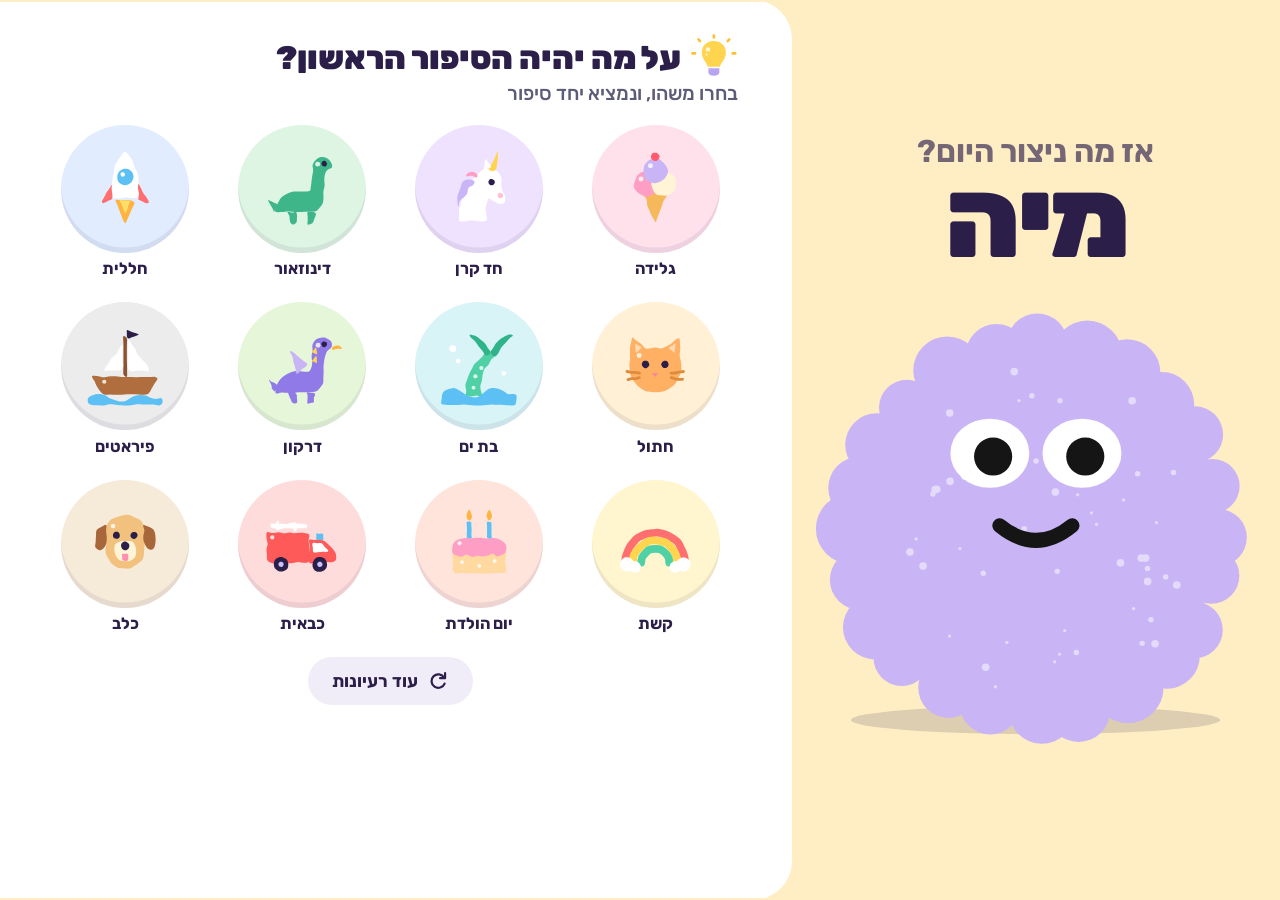
<file: index.html>
<!doctype html>
<html lang="he" dir="rtl">
<head>
  <meta charset="utf-8">
  <meta name="viewport" content="width=device-width, initial-scale=1, viewport-fit=cover">
  <title>Story Time</title>
  <meta id="theme-color" name="theme-color" content="#ffeec4">
  <meta name="apple-mobile-web-app-capable" content="yes">
  <meta name="mobile-web-app-capable" content="yes">
  <meta name="apple-mobile-web-app-title" content="Story Time">
  <meta name="apple-mobile-web-app-status-bar-style" content="black-translucent">
  <link rel="manifest" href="manifest.webmanifest">
  <link rel="icon" href="icons/icon.svg" type="image/svg+xml">
  <link rel="apple-touch-icon" href="icons/icon-180.png">
  <link rel="preconnect" href="https://fonts.googleapis.com">
  <link rel="preconnect" href="https://fonts.gstatic.com" crossorigin>
  <link rel="stylesheet" href="https://fonts.googleapis.com/css2?family=Rubik:wght@400;500;700;900&display=swap">
  <link rel="stylesheet" href="styles.css">
</head>
<body>
  <main id="home" class="home">
    <div id="home-scroll" class="home-scroll">
      <div class="home-col">
        <!-- הדמות היא הממשק: נוגעים בה כדי לספר, והיא מקשיבה, כותבת בפתק ומחכה לתשובה בבועות -->
        <form id="topic-form" class="topic-form home-stage">
          <h1 class="logo" dir="ltr">Story Time</h1>
          <div class="hello">
            <span id="mic-label" class="mic-label">אז מה ניצור היום?</span>
            <span id="child-name" class="child-name">מיה</span>
          </div>

          <div id="koala-stage" class="buddy" data-state="idle"></div>
          <button id="koala-btn" class="buddy-btn" type="button" aria-label="ספרי לי על מה הסיפור"></button>

          <button id="yes-btn" class="answer answer-yes" type="button" hidden aria-label="כן, זה הסיפור"><span aria-hidden="true">👍</span></button>
          <button id="no-btn" class="answer answer-no" type="button" hidden aria-label="לא, אגיד שוב"><span aria-hidden="true">👎</span></button>

          <p id="heard" class="heard" hidden></p>
          <p id="note" class="note" role="status"></p>
          <button id="cancel-btn" class="ghost cancel-btn" type="button" hidden>ביטול</button>

          <!-- הקלדה: רק במכשיר שאין בו מיקרופון -->
          <div id="type-ui" class="type-ui" hidden>
            <label for="topic">על מה הסיפור?</label>
            <textarea id="topic" rows="2" placeholder="חיידק שגדל בתוך הפה…" autocomplete="off"></textarea>
            <button id="create-btn" type="submit">צרו סיפור</button>
          </div>
        </form>

    <!-- הלוח הלבן: שורות של סיפורים, מועדפים ורעיונות. למשתמשת חדשה, רק רעיונות -->
    <section id="library" class="library" aria-label="המדף">
      <div id="shelves" class="shelves"></div>
    </section>
      </div>
    </div>

    <!-- מסך "עוד": הרשימה המלאה של שורה. בסיפורים יש גם סידור, תצוגה, בחירה ומחיקה -->
    <section id="more" class="more-screen" hidden aria-labelledby="more-title">
      <div class="more-head">
        <button id="more-back" class="more-back" type="button" aria-label="חזרה">
          <svg viewBox="0 0 24 24" aria-hidden="true"><path d="M9.5 6l6 6-6 6" fill="none" stroke="currentColor" stroke-width="2.4" stroke-linecap="round" stroke-linejoin="round"/></svg>
        </button>
        <span id="more-icon" class="row-icon" aria-hidden="true"></span>
        <h2 id="more-title"></h2>
      </div>
      <div id="more-tools" class="library-bar">
        <button id="select-btn" class="tool" type="button" aria-pressed="false">בחירה</button>
        <div class="segmented sort-group" role="group" aria-label="סידור">
          <button type="button" data-sort="date" aria-pressed="true">חדשים</button>
          <button type="button" data-sort="name" aria-pressed="false">א–ת</button>
        </div>
        <div class="segmented view-group" role="group" aria-label="תצוגה">
          <button type="button" data-view="grid" aria-pressed="true" aria-label="ריבועים">
            <svg viewBox="0 0 24 24" aria-hidden="true"><path d="M4 4h7v7H4zM13 4h7v7h-7zM4 13h7v7H4zM13 13h7v7h-7z" fill="none" stroke="currentColor" stroke-width="2" stroke-linejoin="round"/></svg>
          </button>
          <button type="button" data-view="list" aria-pressed="false" aria-label="שורות">
            <svg viewBox="0 0 24 24" aria-hidden="true"><path d="M4 6h16M4 12h16M4 18h16" fill="none" stroke="currentColor" stroke-width="2" stroke-linecap="round"/></svg>
          </button>
        </div>
      </div>
      <ul id="story-list" class="story-list grid"></ul>
      <div id="idea-grid" class="ideas-grid"></div>
      <div id="link-row" class="link-row">
        <button id="link-btn" class="link-btn" type="button">חיבור מכשיר נוסף למדף</button>
        <p id="link-note" class="link-note" role="status"></p>
      </div>
    </section>

    <div id="select-bar" class="select-bar" hidden>
      <span id="select-count" class="select-count" role="status"></span>
      <button id="delete-btn" class="delete-btn" type="button" disabled>מחיקה</button>
    </div>
  </main>

  <section id="reader" class="reader" hidden aria-label="ספר">
    <div id="stage" class="stage"></div>
    <button id="home-btn" class="home-btn" type="button" aria-label="חזרה לדף הפתיחה">
      <svg viewBox="0 0 24 24" aria-hidden="true"><path d="M4 11.5 12 5l8 6.5M6.5 10v9h11v-9" fill="none" stroke="currentColor" stroke-width="1.8" stroke-linecap="round" stroke-linejoin="round"/></svg>
    </button>
    <button id="narrate-btn" class="narrate-btn" type="button" aria-pressed="false" aria-label="הקראה">
      <svg viewBox="0 0 24 24" aria-hidden="true">
        <path d="M4 9.5h3.5L12 5.5v13l-4.5-4H4z" fill="currentColor" stroke="currentColor" stroke-width="1.6" stroke-linejoin="round"/>
        <path class="waves" d="M15.5 9a4 4 0 0 1 0 6M18 6.5a7.5 7.5 0 0 1 0 11" fill="none" stroke="currentColor" stroke-width="1.8" stroke-linecap="round"/>
        <path class="mute" d="M16 9.5l5 5M21 9.5l-5 5" fill="none" stroke="currentColor" stroke-width="1.8" stroke-linecap="round"/>
      </svg>
    </button>
  </section>

  <script src="config.js"></script>
  <script src="story.js"></script>
  <script src="narration.js"></script>
  <script src="icons.js"></script>
  <script src="buddy.js"></script>
  <script src="app.js"></script>
</body>
</html>
</file>
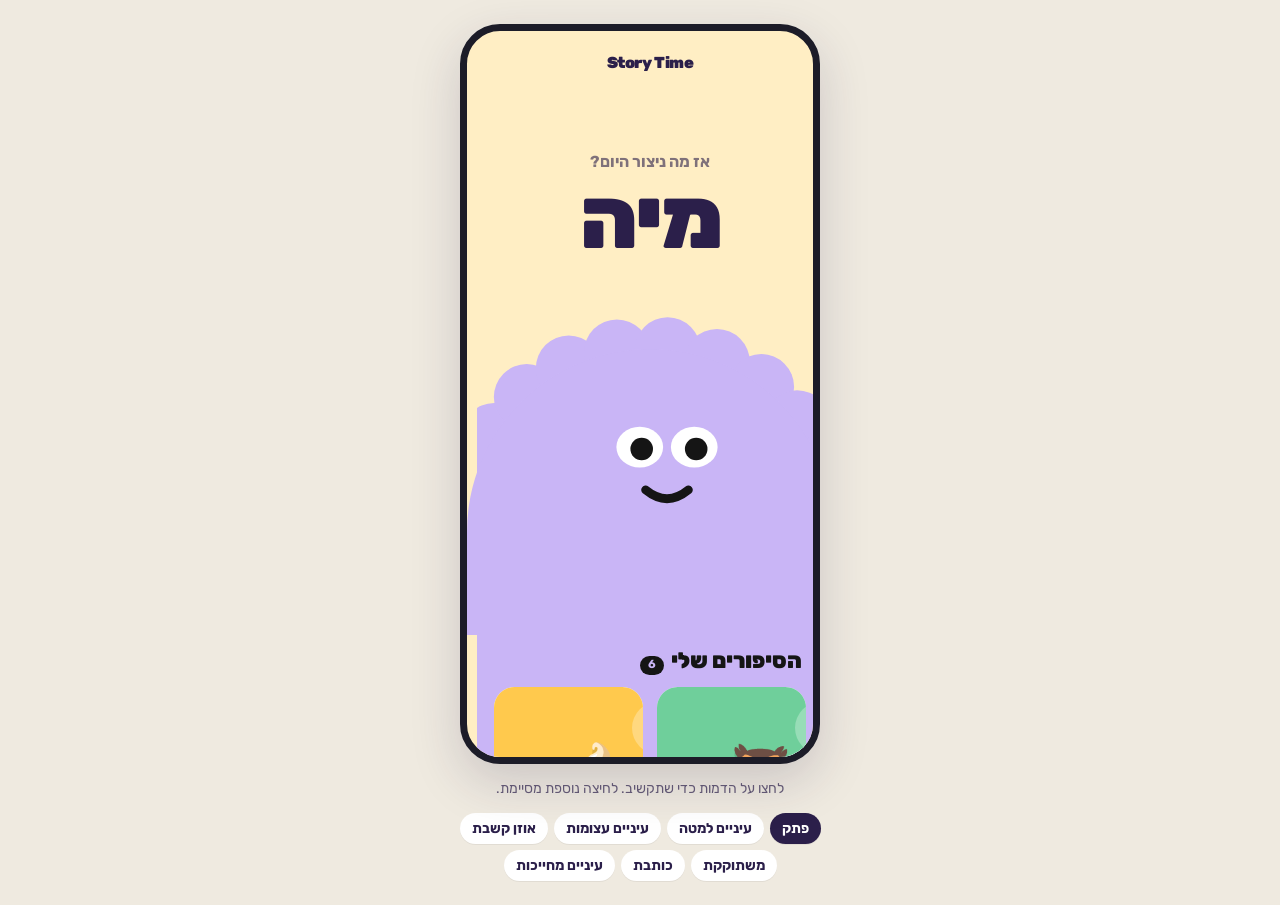
<file: home-lab.html>
<!doctype html>
<html lang="he" dir="rtl"><head><meta charset="utf-8"><meta name="viewport" content="width=device-width, initial-scale=1">
<title>Story Time: עמוד הבית</title>
<link rel="stylesheet" href="https://fonts.googleapis.com/css2?family=Rubik:wght@400;500;700;900&display=swap">
<style>
:root{--bg:#efeae0;--ink:#2b1f4a;color-scheme:light}
*{box-sizing:border-box}
html,body{margin:0;min-height:100%;background:var(--bg);font-family:Rubik,Arial,sans-serif;color:var(--ink)}
main{min-height:100dvh;display:flex;flex-direction:column;align-items:center;justify-content:center;gap:16px;padding:24px 16px}
.phone{position:relative;width:min(100%,360px,calc((100dvh - 140px) * 360 / 740));aspect-ratio:360/740;border-radius:40px;overflow:hidden;box-shadow:0 18px 50px rgba(43,31,74,.18);border:7px solid #1c1c28;container-type:inline-size}
.phone *{font-family:inherit}
.g{background:var(--top,#ffeec4);--yel:#c9b5f6;--ink:#2b1f4a}
.g .bumps circle{fill:var(--yel)}
.g .glogo{position:absolute;top:7cqw;left:0;right:0;text-align:center;font:900 4.6cqw/1 Rubik,sans-serif;color:var(--ink);direction:ltr;letter-spacing:-.03em}
.g .hello{position:absolute;top:35cqw;left:0;right:0;text-align:center;color:var(--ink)}
.g .line{display:block;height:6cqw;font:700 4.6cqw/6cqw Rubik,sans-serif;opacity:.6;transition:opacity .35s,transform .35s}
.g .line.out{opacity:0;transform:translateY(-2cqw)}
.g .name{display:block;margin-top:1cqw;font:900 25cqw/1 Rubik,sans-serif;letter-spacing:-.03em}
.g .dome{position:absolute;left:-3%;right:-3%;top:92cqw;bottom:-10cqw;border-radius:53cqw 53cqw 0 0;background:var(--yel)}
.g .gface{position:absolute;left:calc(50% + 5cqw);top:90cqw;width:81cqw;aspect-ratio:144/122;transform:translateX(-50%);cursor:pointer}
.g .gface svg{width:100%;height:100%;display:block}
.g .think{position:absolute;z-index:3;pointer-events:none}
.g .think,.g .think .emo{transform:scale(0)}
.g .mouth{opacity:0}
.g .rig,.g .tiltg{transform-box:fill-box;transform-origin:50% 100%}
.g .tiltg{transition:transform .5s ease-in-out}
.g .mouth.on{opacity:1}
.g .gface{cursor:pointer;-webkit-tap-highlight-color:transparent}
.g .dome{cursor:pointer}
.g .gscroll{position:absolute;inset:0;overflow-y:auto;overflow-x:hidden;scrollbar-width:none;overscroll-behavior:contain}
.g .gscroll::-webkit-scrollbar{display:none}
.g .gstage{position:relative;z-index:1;height:174cqw}
.g .glib{position:relative;background:var(--yel);padding:5cqw 5cqw 10cqw}
.g .glib h3{margin:0 1cqw 3.5cqw;display:flex;align-items:baseline;gap:2cqw;font:900 6.4cqw/1 Rubik,sans-serif;color:#151515}
.g .glib h3 span{font:700 3.4cqw/1 Rubik,sans-serif;padding:1cqw 2.4cqw;border-radius:99px;background:#151515;color:var(--yel)}
.g .ggrid{display:grid;grid-template-columns:1fr 1fr;gap:4cqw}
.g .gcard{border-radius:6cqw;overflow:hidden;background:#fff;box-shadow:0 1.4cqw 0 rgba(150,40,90,.14)}
.g .gcard .art{position:relative;aspect-ratio:4/5;display:grid;place-items:center;font-size:20cqw;overflow:hidden}
.g .gcard .art::before,.g .gcard .art::after{content:"";position:absolute;border-radius:50%;background:rgba(255,255,255,.28)}
.g .gcard .art::before{width:70%;aspect-ratio:1;left:-20%;bottom:-25%}
.g .gcard .art::after{width:35%;aspect-ratio:1;right:-8%;top:8%}
.g .gcard .art span{position:relative;z-index:1;filter:drop-shadow(0 1.5cqw 0 rgba(0,0,0,.12))}
.g .gcard b{display:block;padding:2.6cqw 3cqw 3.2cqw;font:700 3.8cqw/1.25 Rubik,sans-serif;color:#151515}
.g .think,.g .think .emo{transform:scale(0)}
/* עפעפיים ובליטות העין */
.g .lidfill{fill:var(--yel)}
.g .lid{transition:transform .3s ease}
.g .lid-top{transform:translateY(-15px)}
.g .lid-low{transform:translateY(15px)}
.g .happy{opacity:0;transition:opacity .12s}
.g .waves{opacity:0;transition:opacity .2s}
.g.st-closed .lids{opacity:0}.g.st-closed .happy{opacity:1}
.g.st-ear .waves{opacity:1}
.g.st-smiley .lid-low{transform:translateY(5px)}
@media (prefers-reduced-motion:no-preference){
  .g .gface svg{animation:breathe 3.2s ease-in-out infinite}
  .g .waves path{animation:wave-pulse 1.2s ease-out infinite}
  .g .waves path:nth-child(2){animation-delay:.2s}.g .waves path:nth-child(3){animation-delay:.4s}
  @keyframes breathe{50%{transform:translateY(-.8cqw)}}
  @keyframes wave-pulse{0%{opacity:0;transform:translateX(-2px)}30%{opacity:1}100%{opacity:0;transform:translateX(3px)}}
}
/* הפתק: נשלף מלמטה, ידיים מקו דק מחזיקות אותו, ועיפרון כותב עליו שורה אחרי שורה */
.g .notes{position:absolute;left:0;top:0;width:100cqw;height:174cqw;overflow:visible;pointer-events:none;z-index:2}
.g .note-g{opacity:0;transform-box:view-box;transform-origin:49px 141px}
/* זום אין בזמן יצירת סיפור: הדמות קרובה יותר והספרייה יוצאת מהפריים */
.g .gscroll{transform-origin:50% 112cqw;transition:transform .7s cubic-bezier(.3,.8,.25,1)}
.g .glib>*{transition:opacity .4s ease}
.g.focus .gscroll{transform:scale(1.32);overflow:hidden}
.g.focus .glib>*{opacity:0}
.picker{display:flex;flex-wrap:wrap;justify-content:center;gap:6px;max-width:420px}
.picker button{padding:7px 12px;border:0;border-radius:99px;background:#fff;color:var(--ink);font:700 14px Rubik,sans-serif;cursor:pointer;box-shadow:0 1px 0 rgba(0,0,0,.06)}
.picker button[aria-pressed="true"]{background:var(--ink);color:#fff}
.hint{margin:0;font-size:14px;opacity:.7;text-align:center}
</style></head><body><main>
<div class="phone g" id="g"></div>
<p class="hint">לחצו על הדמות כדי שתקשיב. לחיצה נוספת מסיימת.</p>
<div class="picker" id="listenPick" aria-label="פרצוף הקשבה"></div>
</main>
<script>
const stories=[["🦉","שוקו והחושך"],["🍦","גלידה שלא נמסה"],["👑","זהבה והכתר"],["👩‍🚀","האסטרונאוטית הקטנה"],["🐟","דגי המדגדגת"],["🦷","החיידק בפה"]];
const gart=["#6fcf9b","#ffc94d","#f5a623","#5cc0f5","#4fd1a5","#ff7b54"];
const eye=(cx,s)=>`<g class="eye"><ellipse cx="${cx}" cy="128" rx="12" ry="10.5" fill="#fff"/>
  <g clip-path="url(#eyeclip-${s})"><circle class="pupil" cx="${cx+1}" cy="129" r="5.8" fill="#151515"/><g class="lid lid-top"><rect class="lidfill" x="${cx-15}" y="104" width="30" height="24"/><path d="M${cx-15} 128h30" stroke="#151515" stroke-width="2.6"/></g>
  <g class="lid lid-low"><path class="lidfill" d="M${cx-15} 133q15-8 30 0V152H${cx-15}z"/></g></g></g>`;
document.getElementById("g").innerHTML=`<div class="gscroll"><div class="gstage"><div class="glogo">Story Time</div>
<div class="hello"><span class="line" id="g-line">אז מה ניצור היום?</span><span class="name">מיה</span></div>
<div class="dome" style="bottom:-2px"></div><svg class="bumps" viewBox="0 0 100 174" aria-hidden="true"></svg><svg class="tex" viewBox="0 0 100 174" aria-hidden="true"></svg>
<div class="gface"><svg viewBox="78 74 144 122" aria-hidden="true">
  <defs><clipPath id="eyeclip-l"><ellipse cx="136" cy="128" rx="12" ry="10.5"/></clipPath><clipPath id="eyeclip-r"><ellipse cx="164" cy="128" rx="12" ry="10.5"/></clipPath></defs>
  <g class="tiltg"><g class="rig">
  <g class="lids">${eye(136,"l")}${eye(164,"r")}</g>
  <path class="happy" d="M126 131q10-10 20 0M154 131q10-10 20 0" fill="none" stroke="#151515" stroke-width="4.5" stroke-linecap="round"/>
  <g class="waves" fill="none" stroke="#151515" stroke-width="2.6" stroke-linecap="round"><path d="M190 120q4 6 0 12"/><path d="M196 116q6 10 0 20"/><path d="M202 112q8 14 0 28"/></g>
  <path class="mouth m-smile on" d="M139 150q11 9 22 0" fill="none" stroke="#151515" stroke-width="4.5" stroke-linecap="round"/>
  <path class="mouth m-smirk" d="M141 151q10 6 19-3" fill="none" stroke="#151515" stroke-width="4.5" stroke-linecap="round"/>
  <path class="mouth m-soft" d="M143 151q7 5 14 0" fill="none" stroke="#151515" stroke-width="4.5" stroke-linecap="round"/>
  <path class="mouth m-aha" d="M140 147q10 15 20 0z" fill="#151515" stroke="#151515" stroke-width="3" stroke-linejoin="round"/>
  <path class="mouth m-ooh" d="M143 148q7 12 14 0z" fill="#151515" stroke="#151515" stroke-width="3" stroke-linejoin="round"/>
  <ellipse class="mouth m-o" cx="150" cy="151" rx="4.2" ry="5" fill="#151515"/>
  <path class="mouth m-grin" d="M135 147q15 15 30 0" fill="none" stroke="#151515" stroke-width="4.5" stroke-linecap="round"/>
  <g class="mouth m-focus"><path d="M150.6 152.6q-.2 6.6 4.6 6.8q4.6.2 4.2-6.6z" fill="#ff8fa6" stroke="#151515" stroke-width="2.2" stroke-linejoin="round"/><path d="M155.2 154.2v2.8" stroke="#e46f8c" stroke-width="1.2" stroke-linecap="round"/><path d="M141 150q9 6 18.6-.6" fill="none" stroke="#151515" stroke-width="4.5" stroke-linecap="round"/></g>
</g></g></svg></div><svg class="notes" viewBox="0 0 100 174" aria-hidden="true">
  <defs><clipPath id="paper-clip"><rect class="paper-clip" x="38" y="141" width="22" height="16"/></clipPath>
    <linearGradient id="roll2" x1="0" y1="0" x2="0" y2="1"><stop offset="0" stop-color="#ffffff"/><stop offset=".35" stop-color="#f3f0fa"/><stop offset=".8" stop-color="#c9bee6"/><stop offset="1" stop-color="#a698d0"/></linearGradient>
    <linearGradient id="roll" x1="0" y1="0" x2="0" y2="1"><stop offset="0" stop-color="#f4f1fb"/><stop offset=".55" stop-color="#d9d2ec"/><stop offset="1" stop-color="#bfb4dd"/></linearGradient></defs>
  <!-- היד הכותבת עוברת מאחורי הדף אל העיפרון, ורק הקצה של העיפרון מציץ מעליו -->
  <path class="arm-write" d="M76 160Q66 158 56 147" fill="none" stroke="#151515" stroke-width=".8" stroke-linecap="round" opacity="0"/>
  <g class="pencil" opacity="0"><g class="pencil-r"><rect x="-1" y="-11" width="2" height="10.5" rx=".4" fill="#ffc94d"/><rect x="-1" y="-12.4" width="2" height="1.8" rx=".5" fill="#f6a9c8"/><rect x="-1" y="-10.8" width="2" height=".6" fill="#e0a92e"/>
    <ellipse cx="0" cy="-1" rx="1.9" ry="1.2" fill="#151515"/></g></g>
  <g class="note-g">
    <g clip-path="url(#paper-clip)"><rect x="38.5" y="141" width="21" height="34" fill="#fff"/>
      <g stroke="#e4dff0" stroke-width=".45">${[0,1,2,3,4,5].map(i=>`<path d="M41 ${147+i*4}h16"/>`).join("")}</g></g>
    <path d="M54.4 141h5.1v5.6q-1.2-3.2-5.1-5.6z" fill="#ebe7f5"/><path d="M54.4 141q3.9 2.4 5.1 5.6l-3.6-1.2q-.4-2.6-1.5-4.4z" fill="url(#roll)"/>
    <g class="paper-roll"><rect class="roll-shadow" x="38.5" y="0" width="21" height="1.6" fill="#2b1f4a" opacity=".07"/><ellipse class="roll-drop" cx="49" cy="0" rx="11" ry="1.1" fill="#2b1f4a" opacity=".12"/><rect class="roll-body" x="37.8" y="0" width="22.4" height="3.8" rx="1.9" fill="url(#roll2)"/></g>
  </g>
  <!-- היד המחזיקה: קו דק ואצבע אליפסה אחת על קצה הדף -->
  <g class="arm-hold" opacity="0"><path d="M24 158q8 4 14.6-2.4" fill="none" stroke="#151515" stroke-width=".8" stroke-linecap="round"/>
    <ellipse cx="39.6" cy="154.4" rx="1.9" ry="1.2" fill="#151515" transform="rotate(-15 39.6 154.4)"/></g>
  <g class="arm-chin" opacity="0"><path d="M76 160C71 151 66 141 60.4 136.6" fill="none" stroke="#151515" stroke-width=".8" stroke-linecap="round"/>
    <ellipse cx="59.2" cy="136.4" rx="1.9" ry="1.2" fill="#151515" transform="rotate(20 59.2 136.4)"/></g>
</svg></div>
<section class="glib"><h3>הסיפורים שלי <span>6</span></h3><div class="ggrid">${stories.map(([e,t],i)=>`<div class="gcard"><div class="art" style="background:${gart[i]}"><span>${e}</span></div><b>${t}</b></div>`).join("")}</div></section></div>`;

const G=document.getElementById("g"), $=(q)=>G.querySelector(q);
const sleep=(ms)=>new Promise(r=>setTimeout(r,ms));
const still=matchMedia("(prefers-reduced-motion: reduce)").matches;
const rnd=(a,b)=>a+Math.random()*(b-a);

/* ראש מתולתל ונקודות אור */
const bumps=(()=>{const r=9.5,R=53,out=[];const step=(r*1.55)/R;for(let a=Math.PI;a<=Math.PI*2+1e-6;a+=step){out.push(`<circle cx="${(50+Math.cos(a)*R).toFixed(2)}" cy="${(145+Math.sin(a)*R).toFixed(2)}" r="${r}"/>`);}return out.join("");})();
$(".bumps").innerHTML=bumps;
$(".tex").innerHTML=`<defs><filter id="tx-f" x="0" y="0" width="100%" height="100%" color-interpolation-filters="sRGB"><feTurbulence type="fractalNoise" baseFrequency=".75" numOctaves="1" seed="8" stitchTiles="stitch"/><feColorMatrix values="0 0 0 0 1  0 0 0 0 1  0 0 0 0 1  3.4 0 0 0 -2.2"/></filter>
  <clipPath id="tx-clip"><circle cx="50" cy="145" r="53"/>${bumps}</clipPath>
  <linearGradient id="tx-fg" x1="0" y1="80" x2="0" y2="165" gradientUnits="userSpaceOnUse"><stop offset="0" stop-color="#fff"/><stop offset="1" stop-color="#000"/></linearGradient>
  <mask id="tx-m" maskUnits="userSpaceOnUse" x="0" y="70" width="100" height="104"><rect x="0" y="70" width="100" height="104" fill="url(#tx-fg)"/></mask></defs>
  <g clip-path="url(#tx-clip)"><g mask="url(#tx-m)"><rect x="0" y="70" width="100" height="104" filter="url(#tx-f)" opacity=".8"/></g></g>`;

/* שורה מתחלפת מעל השם */
const lines=["אז מה ניצור היום?","על מה נחלום הלילה?","יש לך רעיון לסיפור?","ספרי לי על מה הסיפור"];
const ideas=["🐉","🚀","🦄","🧁","🐢","🏰","🌈","🦖"];
let li=0, ii=-1, mode="idle", epoch=0;
function setLine(t){const el=document.getElementById("g-line"); el.classList.add("out"); setTimeout(()=>{el.textContent=t; el.classList.remove("out");},300);}
setInterval(()=>{ if(mode==="idle"){ li=(li+1)%lines.length; setLine(lines[li]); } },3500);

function pose({look=[0,0],mouth="smile",wide=1}={}){
  const [x,y]=[Math.max(-5,Math.min(5,look[0])),Math.max(-3.5,Math.min(4,look[1]))];
  G.querySelectorAll(".pupil").forEach(p=>p.style.transform=`translate(${x}px,${y}px)`);
  $(".lids").style.transform=`scale(${wide})`;
  G.querySelectorAll(".mouth").forEach(m=>m.classList.toggle("on",m.classList.contains("m-"+mouth)));
}
function blink(){ const l=$(".lids"); const t=l.style.transform||""; l.animate([{transform:t},{transform:t+" scaleY(.1)"},{transform:t}],{duration:160}); }
const pop=(el,delay,frames,dur)=>el.animate(frames,{duration:dur,delay,easing:"cubic-bezier(.2,.9,.3,1.4)",fill:"forwards"});

/* בועות דיבור לבנות עם אימוג'י, בצד ובצורה אחרת בכל פעם */
const circ=(pts)=>pts.map(([x,y,r])=>`<circle cx="${x}" cy="${y}" r="${r}"/>`).join("");
const flower=()=>{const n=10,out=[];for(let i=0;i<n;i++){const a=i/n*Math.PI*2;out.push([50+Math.cos(a)*30,42+Math.sin(a)*26,13]);}return circ(out)+'<ellipse cx="50" cy="42" rx="32" ry="28"/>';};
const shapes=[flower,()=>circ([[30,46,20],[48,30,22],[70,36,20],[76,54,15],[56,60,18],[36,60,14]])+'<ellipse cx="52" cy="46" rx="30" ry="20"/>',()=>'<path d="M50 10C74 9 90 24 89 44S72 76 49 75 10 63 11 42 27 11 50 10z"/>',()=>'<rect x="8" y="14" width="86" height="56" rx="28"/>'];
const tail='<path d="M30 64L16 88L48 70Z" stroke="#fff" stroke-width="6" stroke-linejoin="round"/>';
let side=Math.random()<.5?1:-1, bubble=null, lastShape=-1;
function openBubble(){
  side=-side; if(Math.random()<.25) side=-side;
  let k; do{k=Math.floor(Math.random()*shapes.length);}while(k===lastShape); lastShape=k;
  const u=rnd(.85,1.3), w=26*u, top=rnd(80,88)-(u-1)*6, edge=rnd(2,7);
  const b=document.createElement("div"); b.className="think";
  b.style.cssText=`top:${top}cqw;${side>0?"right":"left"}:${edge}cqw;width:${w}cqw;aspect-ratio:100/90;transform-origin:${side>0?"16%":"84%"} 98%`;
  b.innerHTML=`<svg viewBox="0 0 100 90" style="position:absolute;inset:0;width:100%;height:100%;overflow:visible;filter:drop-shadow(0 1cqw 1.4cqw rgba(43,31,74,.12));${side>0?"":"transform:scaleX(-1)"}"><g fill="#fff">${shapes[k]()}${tail}</g></svg><span class="emo" style="position:absolute;left:0;right:0;top:${k===3?"14%":"20%"};text-align:center;font-size:${11*u}cqw;line-height:1;display:block">${ideas[ii]}</span>`;
  $(".gstage").appendChild(b); bubble=b;
  const e=b.querySelector(".emo"), tilt=rnd(-6,6);
  pop(b,0,[{transform:`scale(0) rotate(${-14*side}deg)`},{transform:`scale(1.12) rotate(${tilt+4*side}deg)`,offset:.6},{transform:`scale(.95) rotate(${tilt-side}deg)`,offset:.82},{transform:`scale(1) rotate(${tilt}deg)`}],520);
  pop(e,280,[{transform:"scale(0) rotate(-30deg)"},{transform:"scale(1.25) rotate(10deg)",offset:.6},{transform:`scale(1) rotate(${-tilt}deg)`}],420);
}
function closeBubble(){
  const b=bubble; bubble=null; if(!b) return;
  const out=(el,delay)=>el.animate([{transform:getComputedStyle(el).transform},{transform:"scale(1.1)",offset:.3},{transform:"scale(0)"}],{duration:260,delay,easing:"ease-in",fill:"forwards"});
  out(b.querySelector(".emo"),0); out(b,90).finished.then(()=>b.remove());
}

/* לולאת הרעיונות: מחפשת בעיניים, "אהה!", ובועה קופצת. נגיעה עוצרת אותה */
const nap=async(ms)=>{const e=epoch; if(mode!=="idle") throw "busy"; await sleep(ms); if(e!==epoch||mode!=="idle") throw "interrupted";};
async function thinkLoop(){
  if(still) return;
  await sleep(900);
  for(;;){
    try{
      if(mode!=="idle") throw "busy";
      /* ניקוי בתחילת כל סבב: בלי בועות או פתק שנשארו מהקשבה קודמת */
      G.querySelectorAll(".think").forEach(t=>{ if(t!==bubble) t.remove(); });
      if(+getComputedStyle(N(".note-g")).opacity>0) hideNote();
      const ns=-side;
      pose(); await nap(900); blink();
      pose({look:[3*ns,-5],mouth:"smirk"}); await nap(800);
      pose({look:[-3*ns,-4],mouth:"smirk"}); await nap(650);
      pose({look:[4*ns,-6],mouth:"smile"}); await nap(550);
      ii=(ii+1)%ideas.length;
      pose({look:[0,-2],mouth:"aha",wide:1.18}); openBubble(); await nap(450);
      pose({look:[5*side,-4],mouth:"grin"}); await nap(2300);
      closeBubble(); pose({look:[0,1]}); await nap(400); blink(); await nap(1300);
    }catch(x){
      closeBubble();
      while(mode!=="idle") await sleep(150);
      await sleep(1600);
    }
  }
}

/* פרצופי הקשבה. כל אחד הוא תנוחה ולולאה קטנה שרצה כל עוד היא מקשיבה */
const faceSvg=$(".gface svg"), rig=$(".gface .rig"), tiltG=$(".gface .tiltg");
const squish=()=>rig.animate([{transform:"scale(1,1)"},{transform:"scale(1.06,.9)",offset:.35},{transform:"scale(.97,1.05)",offset:.7},{transform:"scale(1,1)"}],{duration:380,easing:"ease-out"});
const nod=(d=1.4,ms=340)=>rig.animate([{transform:"translateY(0)"},{transform:`translateY(${d*2.2}px)`,offset:.45},{transform:"translateY(0)"}],{duration:ms,easing:"ease-in-out"});
const tilt=(deg,ms=500)=>{ tiltG.style.transitionDuration=ms+"ms"; tiltG.style.transform=`rotate(${deg}deg)`; };
const pupils=()=>G.querySelectorAll(".pupil");
/* פתק: מחזיקה אותו מול עצמה וכותבת על הצד הפנימי. רואים את גב הדף ואת קצה העיפרון שזז מעליו.
   כשהיא חושבת, היד עם העיפרון עולה לסנטר. העיניים זזות כל הזמן במעבר רך, בלי קפיצות */
const N=(q)=>G.querySelector(".notes "+q);
const fade=(el,to,ms=200,delay=0)=>el.animate([{opacity:getComputedStyle(el).opacity},{opacity:to}],{duration:ms,delay,fill:"forwards"});
function look(x,y,ms=180){ pupils().forEach(p=>{p.style.transition=`transform ${ms}ms ease-out`; p.style.transform=`translate(${x}px,${y}px)`;}); }
function placePencil(x,y,r){ N(".pencil").setAttribute("transform",`translate(${x} ${y})`); N(".pencil-r").setAttribute("transform",`rotate(${r})`);
  N(".arm-write").setAttribute("d",`M76 160Q${(x+76)/2+4} ${y+14} ${x} ${y-1}`); }
/* הדף נפרש כלפי מטה בזמן הכתיבה, כמו גליל, ונוסע קצת למטה עם כל משיכת עיפרון */
let paperH=12;
function setPaper(h){ paperH=h; N(".paper-clip").setAttribute("height",h); const b=141+h; N(".roll-body").setAttribute("y",b-1.9); N(".roll-shadow").setAttribute("y",b-3.4); N(".roll-drop").setAttribute("cy",b+2.4); }
function rollUp(){ return new Promise(res=>{const h0=paperH,t0=performance.now(); const step=(t)=>{const k=Math.min(1,(t-t0)/420); setPaper(h0-(h0-12)*(1-Math.pow(1-k,3))); k<1?requestAnimationFrame(step):res();}; requestAnimationFrame(step);}); }
function nudgeNote(){ N(".note-g").animate([{transform:"translateY(0) rotate(-2deg)"},{transform:"translateY(.7px) rotate(-2.4deg)"},{transform:"translateY(0) rotate(-2deg)"}],{duration:240,easing:"ease-out",composite:"replace"}); }
function showNote(){
  N(".note-g").animate([{opacity:0,transform:"translateY(26px) rotate(8deg)"},{opacity:1,transform:"translateY(-2px) rotate(-3deg)",offset:.7},{opacity:1,transform:"translateY(0) rotate(-2deg)"}],{duration:520,easing:"cubic-bezier(.2,.9,.3,1.2)",fill:"forwards"});
  fade(N(".arm-hold"),1,200,250);
}
function hideNote(){
  N(".note-g").animate([{opacity:1,transform:"translateY(0) rotate(-2deg)"},{opacity:0,transform:"translateY(26px) rotate(6deg)"}],{duration:380,easing:"ease-in",fill:"forwards"});
  [".arm-hold",".arm-write",".arm-chin",".pencil"].forEach(q=>fade(N(q),0,180));
}
function writing(on){ fade(N(".arm-write"),on?1:0,160); fade(N(".pencil"),on?1:0,160); fade(N(".arm-chin"),on?0:1,160); }
/* שורה אחת: העיפרון זז מצד לצד מעל הדף, עם רעד קטן של כתיבה, והעיניים עוקבות אחריו */
function writeLine(ms,e){
  return new Promise(res=>{const t0=performance.now(), startH=paperH; let lastNudge=-1;
    const step=(t)=>{ if(e!==epoch) return res(); const k=Math.min(1,(t-t0)/ms);
      const x=56-15*k;                         // בעברית כותבים מימין לשמאל
      placePencil(x, 141.4+Math.abs(Math.sin(k*30))*.9, -12+Math.sin(k*30)*6);
      look((x-49)/3.2, 3.6, 160);
      setPaper(Math.min(32, startH+4*k));
      if(Math.floor(k*4)!==lastNudge){ lastNudge=Math.floor(k*4); nudgeNote(); }
      k<1 ? requestAnimationFrame(step) : res(); };
    requestAnimationFrame(step);});
}
async function think(e){                       // יד לסנטר, מבט למעלה
  writing(false); look(3,-4,320); pose({look:[3,-4],mouth:"smirk"}); await sleep(950); if(e!==epoch) return;
  writing(true); pose({look:[0,3.6],mouth:"focus"}); look(2,3.6,280); await sleep(250);
}
async function noteLoop(e){
  fade(N(".arm-chin"),1,160); pose({look:[3,-4],mouth:"smirk"}); look(3,-4,320); await sleep(800); if(e!==epoch) return;
  setPaper(12); placePencil(56,141.4,-12); showNote(); await sleep(380); if(e!==epoch) return;
  writing(true); pose({look:[2,3.6],mouth:"focus"}); look(2,3.6,280); await sleep(280);
  let n=0;
  while(e===epoch){
    await writeLine(1100,e); if(e!==epoch) break;
    n++;
    if(paperH>=31){ await sleep(200); await rollUp(); }  // הדף מתגלגל חזרה, ומתחילים מחדש
    if(n%2===0){ await think(e); }
    else { look(2,3.8,260); nod(.8,260); await sleep(260); }  // חוזרת לתחילת השורה, בעדינות
  }
}
const listenStyles=[
  ["פתק","note",noteLoop],
  ["עיניים למטה","down",async(e)=>{ pose({look:[0,4],mouth:"soft"}); let d=3; while(e===epoch){ tilt(d,900); await sleep(1400); if(e!==epoch)break; blink(); d=-d; } }],
  ["עיניים עצומות","closed",async(e)=>{ pose({mouth:"smile"}); let d=4; while(e===epoch){ tilt(d,1100); await sleep(1100); if(e!==epoch)break; nod(1,300); d=-d; } }],
  ["אוזן קשבת","ear",async(e)=>{ pose({look:[5,-2],mouth:"o"}); tilt(5,500); while(e===epoch){ await sleep(2200); if(e!==epoch)break; blink(); } }],
  ["משתוקקת","eager",async(e)=>{ pose({mouth:"ooh",wide:1.15}); while(e===epoch){ nod(-1.2,260); await sleep(700); if(e!==epoch)break; if(Math.random()<.35) blink(); } }],
  ["כותבת","write",async(e)=>{ pose({look:[-4,3],mouth:"focus"}); await sleep(300); while(e===epoch){ pupils().forEach(p=>p.style.transition="transform 1.6s linear"); pose({look:[4,3],mouth:"focus"}); await sleep(1600); if(e!==epoch)break; pupils().forEach(p=>p.style.transition="transform .14s ease-out"); pose({look:[-4,4],mouth:"focus"}); nod(); await sleep(380);} pupils().forEach(p=>p.style.transition=""); }],
  ["עיניים מחייכות","smiley",async(e)=>{ pose({look:[0,-1],mouth:"grin"}); while(e===epoch){ nod(1.2,320); await sleep(520); if(e!==epoch)break; nod(1.2,320); await sleep(1300); } }]];
let styleI=0;
function startListen(){
  mode="listening"; epoch++;
  closeBubble(); setTimeout(()=>G.querySelectorAll(".think").forEach(t=>t.remove()),420);
  const [,cls,run]=listenStyles[styleI];
  const sc=$(".gscroll"); sc.scrollTo({top:0,behavior:"smooth"});
  G.classList.add("listening","focus","st-"+cls); squish(); setLine("אני מקשיבה…");
  run(epoch);
}
async function stopListen(){
  const wasNote=G.classList.contains("st-note");
  epoch++; mode="ending"; if(wasNote) hideNote();
  G.className="phone g"; pupils().forEach(p=>p.style.transition="");
  G.classList.add("focus"); tilt(0,250); squish(); pose({mouth:"grin",wide:1.1}); setLine("איזה רעיון!");
  setTimeout(()=>G.classList.remove("focus"),1100);
  await sleep(250); blink(); await sleep(900); pose(); mode="idle";
}
const toggle=()=> mode==="listening" ? stopListen() : mode==="idle" && startListen();
$(".gface").addEventListener("click",toggle); $(".dome").addEventListener("click",toggle);

const pick=document.getElementById("listenPick");
pick.innerHTML=listenStyles.map(([n],i)=>`<button type="button" data-i="${i}" aria-pressed="${i===0}">${n}</button>`).join("");
pick.addEventListener("click",async(ev)=>{const b=ev.target.closest("button"); if(!b) return;
  styleI=+b.dataset.i; pick.querySelectorAll("button").forEach(x=>x.setAttribute("aria-pressed",x===b));
  if(mode==="listening"){ if(G.classList.contains("st-note")) hideNote(); epoch++; G.className="phone g focus"; tilt(0,200); pupils().forEach(p=>p.style.transition=""); mode="idle"; startListen(); } else if(mode==="idle") startListen(); });
thinkLoop();
</script>
</body></html>
</file>
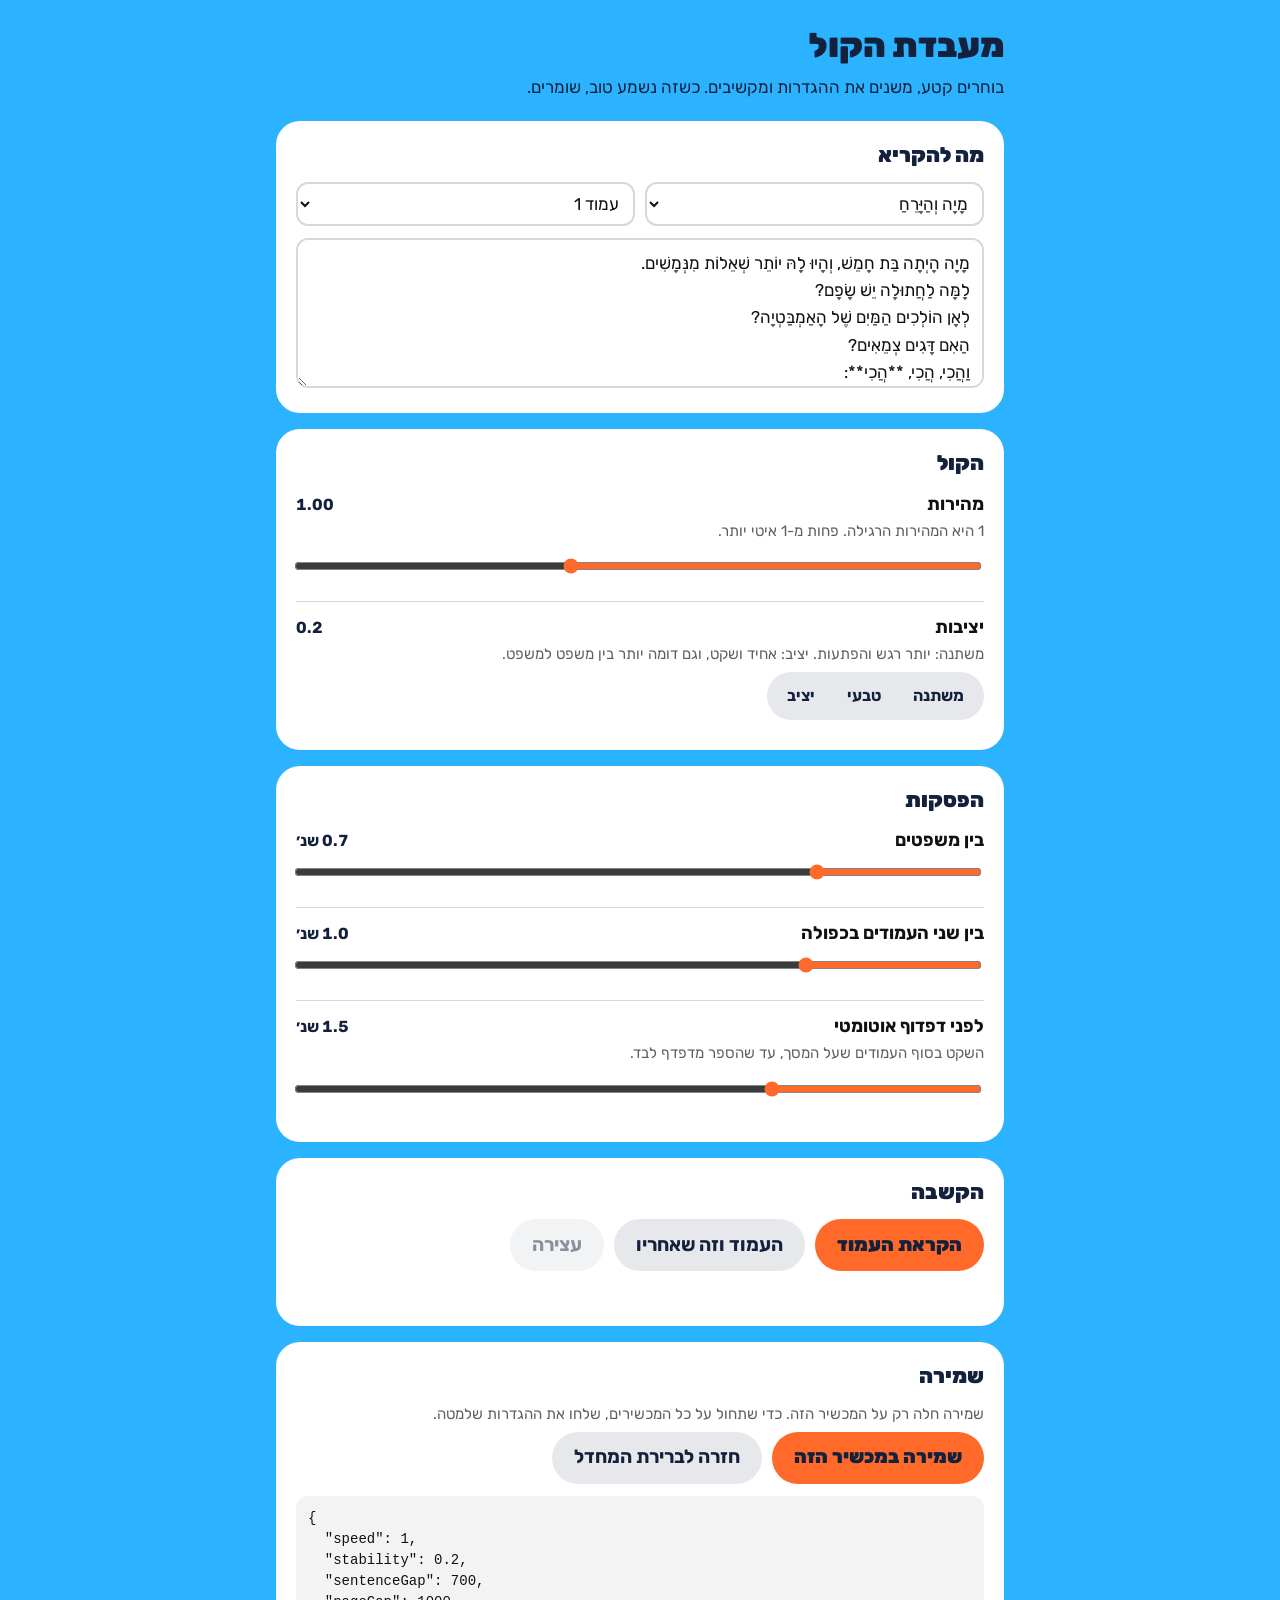
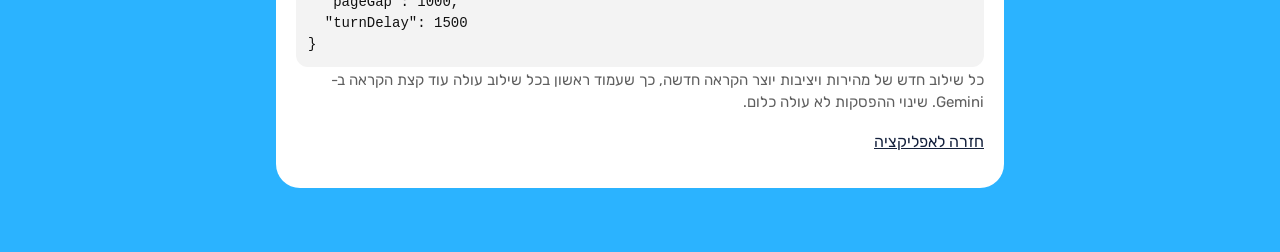
<file: voice-lab.html>
<!doctype html>
<html lang="he" dir="rtl">
<head>
  <meta charset="utf-8">
  <meta name="viewport" content="width=device-width, initial-scale=1, viewport-fit=cover">
  <title>מעבדת הקול</title>
  <link rel="icon" href="icons/icon.svg" type="image/svg+xml">
  <link rel="preconnect" href="https://fonts.googleapis.com">
  <link rel="preconnect" href="https://fonts.gstatic.com" crossorigin>
  <link rel="stylesheet" href="https://fonts.googleapis.com/css2?family=Rubik:wght@400;500;700;900&display=swap">
  <style>
    :root {
      --ink: #111111;
      --paper: #ffffff;
      --muted: #5f5f5f;
      --sky: #2bb3ff;
      --moon: #ffd21f;
      --action: #ff6a2b;
      --night: #14213d;
      --line: #d8d8d8;
      color-scheme: light;
    }

    * { box-sizing: border-box; }

    body {
      margin: 0;
      background: var(--sky);
      color: var(--night);
      font-family: "Rubik", "Arial Hebrew", Arial, sans-serif;
      line-height: 1.5;
    }

    main {
      width: min(100%, 760px);
      margin: 0 auto;
      padding: max(20px, env(safe-area-inset-top)) 16px 48px;
    }

    h1 { margin: 0 0 4px; font-size: 34px; font-weight: 900; }
    .lead { margin: 0 0 20px; font-size: 17px; }

    .card {
      margin-bottom: 16px;
      padding: 18px 20px;
      border-radius: 24px;
      background: var(--paper);
      color: var(--ink);
    }

    .card h2 { margin: 0 0 12px; font-size: 21px; font-weight: 900; color: var(--night); }

    .row { display: flex; flex-wrap: wrap; gap: 10px; align-items: center; }

    select, textarea {
      font: inherit;
      font-size: 17px;
      color: var(--ink);
      border: 2px solid var(--line);
      border-radius: 12px;
      background: var(--paper);
    }

    select { min-height: 44px; padding: 0 10px; flex: 1 1 200px; }

    textarea {
      width: 100%;
      min-height: 150px;
      margin-top: 12px;
      padding: 10px 12px;
      resize: vertical;
      line-height: 1.6;
    }

    select:focus-visible, textarea:focus-visible, button:focus-visible, input:focus-visible {
      outline: 3px solid var(--night);
      outline-offset: 2px;
    }

    .setting { padding: 12px 0; border-top: 1px solid var(--line); }
    .setting:first-of-type { border-top: 0; padding-top: 0; }

    .setting-head { display: flex; justify-content: space-between; align-items: baseline; gap: 12px; }
    .setting-head label, .setting-head span:first-child { font-weight: 700; font-size: 18px; }
    .value { font-variant-numeric: tabular-nums; font-weight: 700; color: var(--night); }
    .hint { margin: 2px 0 6px; color: var(--muted); font-size: 15px; }

    input[type="range"] { width: 100%; accent-color: var(--action); height: 32px; }

    .segmented {
      display: inline-flex;
      padding: 4px;
      border-radius: 999px;
      background: rgba(20, 33, 61, 0.1);
    }

    .segmented button {
      min-height: 40px;
      padding: 0 16px;
      border: 0;
      border-radius: 999px;
      background: transparent;
      color: var(--night);
      font: inherit;
      font-size: 16px;
      font-weight: 700;
      cursor: pointer;
    }

    .segmented button[aria-pressed="true"] { background: var(--night); color: var(--paper); }

    .actions { display: flex; flex-wrap: wrap; gap: 10px; }

    .btn {
      min-height: 52px;
      padding: 0 22px;
      border: 0;
      border-radius: 999px;
      background: var(--action);
      color: var(--night);
      font: inherit;
      font-size: 19px;
      font-weight: 900;
      cursor: pointer;
    }

    .btn.secondary { background: rgba(20, 33, 61, 0.1); font-weight: 700; }
    .btn:disabled { opacity: 0.5; cursor: default; }

    .sentences { margin: 14px 0 0; padding: 0; list-style: none; }

    .sentences li {
      margin-bottom: 6px;
      padding: 6px 10px;
      border-radius: 10px;
      background: #f3f3f3;
      font-size: 17px;
    }

    .sentences li.now { background: var(--moon); }
    .sentences li.gap { background: transparent; padding: 0 10px; color: var(--muted); font-size: 14px; }

    .status { min-height: 1.5em; margin: 10px 0 0; color: var(--muted); font-size: 15px; }

    pre {
      margin: 12px 0 0;
      padding: 12px;
      border-radius: 12px;
      background: #f3f3f3;
      font-size: 14px;
      direction: ltr;
      text-align: left;
      white-space: pre-wrap;
    }

    a { color: var(--night); }
  </style>
</head>
<body>
  <main>
    <h1>מעבדת הקול</h1>
    <p class="lead">בוחרים קטע, משנים את ההגדרות ומקשיבים. כשזה נשמע טוב, שומרים.</p>

    <section class="card" aria-labelledby="text-title">
      <h2 id="text-title">מה להקריא</h2>
      <div class="row">
        <select id="story-select" aria-label="סיפור"></select>
        <select id="page-select" aria-label="עמוד"></select>
      </div>
      <textarea id="text" aria-label="הטקסט להקראה" spellcheck="false"></textarea>
    </section>

    <section class="card" aria-labelledby="voice-title">
      <h2 id="voice-title">הקול</h2>

      <div class="setting">
        <div class="setting-head"><label for="speed">מהירות</label><span class="value" id="speed-value"></span></div>
        <p class="hint">1 היא המהירות הרגילה. פחות מ-1 איטי יותר.</p>
        <input id="speed" type="range" min="0.7" max="1.2" step="0.05">
      </div>

      <div class="setting">
        <div class="setting-head"><span>יציבות</span><span class="value" id="stability-value"></span></div>
        <p class="hint">משתנה: יותר רגש והפתעות. יציב: אחיד ושקט, וגם דומה יותר בין משפט למשפט.</p>
        <div class="segmented" role="group" aria-label="יציבות">
          <button type="button" data-stability="0">משתנה</button>
          <button type="button" data-stability="0.5">טבעי</button>
          <button type="button" data-stability="1">יציב</button>
        </div>
      </div>
    </section>

    <section class="card" aria-labelledby="pause-title">
      <h2 id="pause-title">הפסקות</h2>

      <div class="setting">
        <div class="setting-head"><label for="sentenceGap">בין משפטים</label><span class="value" id="sentenceGap-value"></span></div>
        <input id="sentenceGap" type="range" min="0" max="3000" step="100">
      </div>

      <div class="setting">
        <div class="setting-head"><label for="pageGap">בין שני העמודים בכפולה</label><span class="value" id="pageGap-value"></span></div>
        <input id="pageGap" type="range" min="0" max="4000" step="100">
      </div>

      <div class="setting">
        <div class="setting-head"><label for="turnDelay">לפני דפדוף אוטומטי</label><span class="value" id="turnDelay-value"></span></div>
        <p class="hint">השקט בסוף העמודים שעל המסך, עד שהספר מדפדף לבד.</p>
        <input id="turnDelay" type="range" min="0" max="5000" step="100">
      </div>
    </section>

    <section class="card" aria-labelledby="listen-title">
      <h2 id="listen-title">הקשבה</h2>
      <div class="actions">
        <button id="play-btn" class="btn" type="button">הקראת העמוד</button>
        <button id="play-two-btn" class="btn secondary" type="button">העמוד וזה שאחריו</button>
        <button id="stop-btn" class="btn secondary" type="button" disabled>עצירה</button>
      </div>
      <ol id="sentences" class="sentences" aria-label="המשפטים כפי שהם מוקראים"></ol>
      <p id="status" class="status" role="status"></p>
    </section>

    <section class="card" aria-labelledby="save-title">
      <h2 id="save-title">שמירה</h2>
      <p class="hint">שמירה חלה רק על המכשיר הזה. כדי שתחול על כל המכשירים, שלחו את ההגדרות שלמטה.</p>
      <div class="actions">
        <button id="save-btn" class="btn" type="button">שמירה במכשיר הזה</button>
        <button id="reset-btn" class="btn secondary" type="button">חזרה לברירת המחדל</button>
      </div>
      <pre id="summary"></pre>
      <p class="hint">כל שילוב חדש של מהירות ויציבות יוצר הקראה חדשה, כך שעמוד ראשון בכל שילוב עולה עוד קצת הקראה ב-Gemini. שינוי ההפסקות לא עולה כלום.</p>
      <p><a href="./">חזרה לאפליקציה</a></p>
    </section>
  </main>

  <script src="config.js"></script>
  <script src="story.js"></script>
  <script src="narration.js"></script>
  <script>
    "use strict";

    const $ = (id) => document.getElementById(id);
    const settings = window.narrationSettings();
    const audio = new Audio();
    const clips = new Map();
    let run = 0;

    /* סיפורים: סיפור הדוגמה, ומה שנשמר במדף של המכשיר הזה */
    function loadStories() {
      const sample = {
        title: window.SAMPLE_STORY.title,
        pages: window.SAMPLE_STORY.pages.filter((page) => page.folio).map((page) => page.lines),
      };
      let saved = [];
      try {
        saved = JSON.parse(localStorage.getItem("story-time-library") || "[]");
      } catch {}
      return [sample, ...saved.filter((story) => Array.isArray(story.pages))];
    }

    const stories = loadStories();
    stories.forEach((story, i) => $("story-select").add(new Option(story.title, i)));

    function fillPages() {
      const story = stories[$("story-select").value];
      $("page-select").replaceChildren(...story.pages.map((_, i) => new Option(`עמוד ${i + 1}`, i)));
      showPage();
    }

    function showPage() {
      const story = stories[$("story-select").value];
      $("text").value = story.pages[$("page-select").value].join("\n");
    }

    $("story-select").addEventListener("change", fillPages);
    $("page-select").addEventListener("change", showPage);
    fillPages();

    /* הגדרות */
    const seconds = (ms) => `${(ms / 1000).toFixed(1)} שנ׳`;
    const STABILITY_NAMES = { 0: "משתנה", 0.5: "טבעי", 1: "יציב" };

    function render() {
      $("speed").value = settings.speed;
      $("speed-value").textContent = settings.speed.toFixed(2);
      $("stability-value").textContent = STABILITY_NAMES[settings.stability] ?? settings.stability;
      document.querySelectorAll("[data-stability]").forEach((button) => {
        button.setAttribute("aria-pressed", String(Number(button.dataset.stability) === settings.stability));
      });
      for (const name of ["sentenceGap", "pageGap", "turnDelay"]) {
        $(name).value = settings[name];
        $(`${name}-value`).textContent = seconds(settings[name]);
      }
      $("summary").textContent = JSON.stringify(settings, null, 2);
    }

    $("speed").addEventListener("input", (event) => {
      settings.speed = Number(event.target.value);
      render();
    });

    document.querySelectorAll("[data-stability]").forEach((button) => {
      button.addEventListener("click", () => {
        settings.stability = Number(button.dataset.stability);
        render();
      });
    });

    for (const name of ["sentenceGap", "pageGap", "turnDelay"]) {
      $(name).addEventListener("input", (event) => {
        settings[name] = Number(event.target.value);
        render();
      });
    }

    $("save-btn").addEventListener("click", () => {
      try {
        localStorage.setItem(window.NARRATION_OVERRIDE_KEY, JSON.stringify(settings));
        $("status").textContent = "נשמר. מעכשיו הספר במכשיר הזה מוקרא כך.";
      } catch {
        $("status").textContent = "לא הצלחתי לשמור במכשיר הזה.";
      }
    });

    $("reset-btn").addEventListener("click", () => {
      try {
        localStorage.removeItem(window.NARRATION_OVERRIDE_KEY);
      } catch {}
      Object.assign(settings, window.NARRATION_DEFAULTS);
      render();
      $("status").textContent = "חזרנו לברירת המחדל.";
    });

    render();

    /* הקראה */
    function clip(text) {
      const key = `${settings.speed}|${settings.stability}|${text}`;
      if (!clips.has(key)) {
        const request = window.fetchSpeech(text, settings);
        request.catch(() => clips.delete(key));
        clips.set(key, request);
      }
      return clips.get(key);
    }

    const wait = (ms, mine) => new Promise((resolve) => setTimeout(() => resolve(mine === run), ms));

    function play(url, mine) {
      return new Promise((resolve) => {
        audio.onended = () => resolve(mine === run);
        audio.onerror = () => resolve(false);
        audio.src = url;
        audio.play().catch(() => resolve(false));
      });
    }

    function nextPageText() {
      const story = stories[$("story-select").value];
      const next = story.pages[Number($("page-select").value) + 1];
      return next ? next.join("\n") : null;
    }

    function showSentences(groups) {
      const items = [];
      groups.forEach((sentences, p) => {
        if (p > 0) items.push(Object.assign(document.createElement("li"), { className: "gap", textContent: `· הפסקה בין עמודים, ${seconds(settings.pageGap)} ·` }));
        sentences.forEach((text) => {
          const li = document.createElement("li");
          li.textContent = text;
          items.push(li);
        });
      });
      $("sentences").replaceChildren(...items);
      return [...$("sentences").querySelectorAll("li:not(.gap)")];
    }

    async function listen(texts) {
      const mine = ++run;
      audio.pause();
      const groups = texts.map((text) => window.splitSentences(text.split("\n"))).filter((g) => g.length);
      if (!groups.length) return;
      const items = showSentences(groups);
      groups.flat().forEach((text) => clip(text).catch(() => {}));
      $("stop-btn").disabled = false;
      $("status").textContent = "מכין את הקול…";
      let n = 0;
      try {
        for (const [p, sentences] of groups.entries()) {
          if (p > 0 && !(await wait(settings.pageGap, mine))) return;
          for (const [s, text] of sentences.entries()) {
            if (s > 0 && !(await wait(settings.sentenceGap, mine))) return;
            const url = await clip(text);
            if (mine !== run) return;
            items.forEach((li, i) => li.classList.toggle("now", i === n));
            $("status").textContent = "";
            if (!(await play(url, mine))) return;
            n++;
          }
        }
        $("status").textContent = "סוף הקטע.";
      } catch (error) {
        console.error(error);
        $("status").textContent = `ההקראה נכשלה (${error.message}).`;
      } finally {
        if (mine === run) {
          items.forEach((li) => li.classList.remove("now"));
          $("stop-btn").disabled = true;
        }
      }
    }

    $("play-btn").addEventListener("click", () => listen([$("text").value]));
    $("play-two-btn").addEventListener("click", () => {
      const next = nextPageText();
      listen(next ? [$("text").value, next] : [$("text").value]);
    });
    $("stop-btn").addEventListener("click", () => {
      run++;
      audio.pause();
      $("stop-btn").disabled = true;
      $("status").textContent = "נעצר.";
      document.querySelectorAll(".sentences li").forEach((li) => li.classList.remove("now"));
    });
  </script>
</body>
</html>
</file>
<file: styles.css>
:root {
  --ink: #111111;
  --paper: #ffffff;
  --muted: #6b6b6b;
  --sky: #2bb3ff;
  --moon: #ffd21f;
  --action: #ff6a2b;
  --night: #14213d;
  --line: #d8d8d8;
  --font: "Rubik", "Arial Hebrew", Arial, sans-serif;
  --cream: #ffeec4;
  --lilac: #c9b5f6;
  --plum: #2b1f4a;
  color-scheme: light;
}

* { box-sizing: border-box; }

html, body {
  margin: 0;
  height: 100%;
  background: transparent;
  color: var(--ink);
  font-family: var(--font);
  overscroll-behavior: none;
  -webkit-text-size-adjust: 100%;
}

/* רקע העמוד: צבע הבסיס קרם, כי לפיו iOS וספארי צובעים את האזור שמאחורי השעה.
   מעליו תמונת רקע בגובה שני מסכים: קרם עד 70% מהמסך ולבן משם, כמו הלוח של הספרייה. רקע העמוד מצויר על כל החלון,
   גם בפער ש-iOS משאיר למטה באפליקציה ממסך הבית ומאחורי סרגל הכתובת, ושם רואים את הלבן.
   בזמן כתיבה הלוח יורד והמסך כולו קרם */
html {
  background-color: var(--cream);
  background-image: linear-gradient(var(--cream) 0 35%, #fff 35%);
  background-size: 100% 200%;
  background-repeat: no-repeat;
}

html.focus { background-image: none; }
html.reading, html.reading body { background: var(--paper); }

/* דף הבית גבוה מהחלק הגלוי כשסרגלי ספארי פתוחים, אז העמוד עצמו לא נגלל. גוללים רק בתוך הדף */
html:not(.reading),
html:not(.reading) body { overflow: hidden; }

/* ספארי צובע את סרגל השעה ואת סרגל הכתובת לפי אלמנטים קבועים בקצוות המסך.
   פס דק בצבע הקרם למעלה ופס לבן למטה (קרם בזמן כתיבה), כדי שהסרגלים ימשיכו את הדף */
body::before,
body::after {
  content: "";
  position: fixed;
  z-index: 50;
  left: 0;
  right: 0;
  height: 2px;
  pointer-events: none;
}

body::before { top: 0; background: var(--cream); }
body::after { bottom: 0; background: #fff; }
html.focus body::after { background: var(--cream); }
html.reading body::before,
html.reading body::after { display: none; }

[hidden] { display: none !important; }

/* דף הפתיחה: למעלה קרם עם השם שלה והדמות, ולמטה לוח לבן עם הספרייה. הדמות יושבת על קצה הלוח.
   המידות נלקחו מהעיצוב ב-design/ball.html, מטלפון ברוחב 390 (מטאבלט לרוחב ברוחב 1180, למטה).
   הכול ביחידות cqw של העמודה, כך שהציור נראה אותו דבר בכל רוחב.
   דף הבית מוצמד לארבעת קצוות המסך, ולא מחושב לפי "גובה המסך": באפליקציה ממסך הבית iOS מחשב
   את הגובה בלי אזור השעה, ונשארת רצועה ריקה למטה */
.home {
  position: fixed;
  top: 0;
  left: 0;
  right: 0;
  bottom: 0;
  min-height: 100lvh;
  background: var(--cream);
  color: var(--plum);
}

.home-scroll {
  height: 100%;
  overflow-x: hidden;
  overflow-y: auto;
  overscroll-behavior: contain;
  scrollbar-width: none;
}

.home-scroll::-webkit-scrollbar { display: none; }

.home-col {
  position: relative;
  display: flex;
  flex-direction: column;
  width: min(100%, 620px, calc(100dvh * 0.5));
  min-height: 100%;
  margin: 0 auto;
  container-type: inline-size;
}

/* המיקומים של הטקסט, הכדור, הפנים והצל. buddy.js וה-CSS שלמטה קוראים אותם.
   tx מרכז הטקסט, ly ו-lf המשפט הקטן (ראש השורה וגודל), ny ו-nf השם,
   bx ו-by מרכז הכדור, br הרדיוס, fy גובה העיניים, fw רוחב הפנים, sy ו-sw הצל, panel ראש הלוח הלבן */
.home-stage {
  --tx: 50;
  --ly: 19.36;
  --lf: 5.9;
  --lw: 84cqw;
  --ny: 24.12;
  --nf: 16.41;
  --bx: 50;
  --by: 84.62;
  --br: 31.03;
  --fy: 72.82;
  --fw: 77.54;
  --sy: 117.44;
  --sw: 27.69;
  --panel: 90.26;
  position: relative;
  z-index: 1;
  flex: none;
  height: calc(var(--panel) * 1cqw);
  margin: 0;
}

/* כתיבה: הלוח יורד מהמסך, הכדור גדל ויורד, והשם מתחלף בכותרת גדולה */
.home.focus .home-stage {
  --ly: 20.27;
  --lf: 9.74;
  --by: 126.15;
  --br: 67.95;
  --fy: 90;
  --fw: 118.46;
}

/* בלי סיפורים אין ספרייה: הלוח הלבן ממשיך עד תחתית המסך */
.home:not(.has-library) .home-stage { flex: 1 0 auto; }
.home.has-library .home-stage::before { display: none; }

.home-stage::before {
  content: "";
  position: absolute;
  top: calc(var(--panel) * 1cqw);
  bottom: -2px;
  left: calc(50% - 50vw);
  right: calc(50% - 50vw);
  border-radius: 8.72cqw 8.72cqw 0 0;
  background: #fff;
  transition: transform 700ms cubic-bezier(0.3, 0.8, 0.25, 1);
}

/* הלוגו נשאר לקוראי מסך בלבד. בעיצוב החדש השם שלה הוא הכותרת */
.logo {
  position: absolute;
  width: 1px;
  height: 1px;
  overflow: hidden;
  clip-path: inset(50%);
  white-space: nowrap;
}

.hello { display: contents; }

.mic-label,
.child-name {
  position: absolute;
  z-index: 3;
  left: calc(var(--tx) * 1cqw);
  margin: 0;
  text-align: center;
  transform: translateX(-50%);
}

/* במסך הבית השורה מעוגנת מלמטה, כך שהודעה ארוכה שנשברת לשתי שורות גדלה למעלה ולא מכסה את השם.
   בכתיבה היא כותרת מעוגנת מלמעלה, ושורות נוספות יורדות למטה */
.mic-label {
  top: calc((var(--ly) + var(--lf) * 1.1) * 1cqw);
  transform: translate(-50%, -100%);
  width: var(--lw);
  font-size: calc(var(--lf) * 1cqw);
  font-weight: 700;
  line-height: 1.1;
  text-wrap: balance;
  opacity: 0.65;
  transition: opacity 300ms, transform 300ms, top 700ms, left 700ms, font-size 700ms;
}

.mic-label.out { opacity: 0; transform: translate(-50%, calc(-100% - 2cqw)); }
.home.focus .mic-label { top: calc(var(--ly) * 1cqw); transform: translate(-50%, 0); font-weight: 900; }
.home.focus .mic-label.out { transform: translate(-50%, -2cqw); }
.home.focus .mic-label:not(.out) { opacity: 1; }

.child-name {
  top: calc(var(--ny) * 1cqw);
  font-size: calc(var(--nf) * 1cqw);
  font-weight: 900;
  line-height: 1;
  letter-spacing: -0.03em;
  white-space: nowrap;
  transition: opacity 300ms, transform 500ms, left 700ms;
}

.home.focus .child-name { opacity: 0; transform: translateX(-50%) scale(0.85); }

/* הדמות. בזמן כתיבה הכדור רחב מהמסך. לא חותכים אותו כאן: בספארי ובאייפד חיתוך בצדדים חותך גם למטה,
   ובאייפד לאורך העמודה הצרה. שהדף לא ייגלל הצידה, app.js מחזיר את הגלילה הצידית לאפס */
.buddy { position: absolute; z-index: 2; inset: 0; pointer-events: none; }

.bd-ball,
.bd-shadow,
.bd-fx { transition-duration: 700ms; transition-timing-function: cubic-bezier(0.3, 0.8, 0.25, 1); }

.bd-ball {
  position: absolute;
  left: calc((var(--bx) - var(--br)) * 1cqw);
  top: calc((var(--by) - var(--br)) * 1cqw);
  width: calc(var(--br) * 2cqw);
  aspect-ratio: 1;
  container-type: inline-size;
  transition-property: left, top, width;
}

.bd-ball svg { position: absolute; inset: 0; width: 100%; height: 100%; overflow: visible; }
.bd-curls { fill: var(--lilac); }
.bd-curls g { visibility: hidden; }
.buddy[data-f="0"] .bd-f0,
.buddy[data-f="1"] .bd-f1,
.buddy[data-f="2"] .bd-f2 { visibility: visible; }
.bd-dots { fill: #fff; opacity: 0.5; }

.bd-shadow {
  position: absolute;
  left: calc((var(--bx) - var(--sw)) * 1cqw);
  top: calc((var(--sy) - var(--sw) * 0.075) * 1cqw);
  width: calc(var(--sw) * 2cqw);
  height: calc(var(--sw) * 0.15cqw);
  border-radius: 50%;
  background: rgba(43, 31, 74, 0.16);
  transition-property: left, top, width, height, opacity;
}

.home.focus .bd-shadow { opacity: 0; }

/* הפנים והפתק מצוירים בעמודה ברוחב 100, עם העיניים ב-(55, 120.4) ופנים ברוחב 81.
   השכבה כולה מוזזת ומוגדלת כך שהעיניים יהיו בגובה fy, במרכז הכדור, והפנים ברוחב fw */
.bd-fx {
  position: absolute;
  left: 0;
  top: 0;
  width: 100cqw;
  height: 174cqw;
  transform-origin: 0 0;
  transform:
    translate(calc((var(--bx) - 55 * var(--fw) / 81) * 1cqw), calc((var(--fy) - 120.4 * var(--fw) / 81) * 1cqw))
    scale(calc(var(--fw) / 81));
  transition-property: transform;
}

.bd-notes {
  position: absolute;
  z-index: 2;
  left: 0;
  top: 0;
  width: 100cqw;
  height: 174cqw;
  overflow: visible;
}

.bd-notes .note-g { opacity: 0; transform-box: view-box; transform-origin: 49px 141px; }

.bd-face {
  position: absolute;
  left: calc(50% + 5cqw);
  top: 90cqw;
  width: 81cqw;
  aspect-ratio: 144 / 122;
  transform: translateX(-50%);
}

.bd-face svg { display: block; width: 100%; height: 100%; overflow: visible; }
.bd-face .pupil,
.bd-face .lids { transform-box: fill-box; transition: transform 350ms cubic-bezier(0.3, 0.7, 0.3, 1.3); }
.bd-face .lids { transform-origin: center; }
.bd-face .mouth { opacity: 0; }
.bd-face .mouth.on { opacity: 1; }
.bd-face .rig,
.bd-face .tiltg { transform-box: fill-box; transform-origin: 50% 100%; }
.bd-face .tiltg { transition: transform 500ms ease-in-out; }

/* בועות מחשבה: ענן לבן, נקודות שמובילות לראש, ואייקון באמצע. היחידות הן אחוז מרוחב הכדור */
.bd-think { position: absolute; z-index: 3; aspect-ratio: 100 / 90; }
.bd-think .bt-flip,
.bd-think svg { position: absolute; inset: 0; width: 100%; height: 100%; overflow: visible; }
.bd-think .bt-main,
.bd-think .bt-dot1,
.bd-think .bt-dot2 { transform: scale(0); transform-box: fill-box; transform-origin: center; }
.bd-think .ico { position: absolute; display: block; aspect-ratio: 1; transform: scale(0); }
.bd-think .ico svg { position: static; display: block; width: 100%; height: 100%; }

@media (prefers-reduced-motion: no-preference) {
  .bd-face svg { animation: breathe 3.2s ease-in-out infinite; }
  @keyframes breathe { 50% { transform: translateY(-0.8cqw); } }
}

/* הכדור הוא כפתור: נגיעה בו מתחילה הקלטה. הכפתור לא יוצא מצדי המסך, כדי שהדף לא ייגלל הצידה */
.topic-form .buddy-btn {
  position: absolute;
  z-index: 4;
  left: max(0cqw, calc((var(--bx) - var(--br)) * 1cqw));
  right: max(0cqw, calc((100 - var(--bx) - var(--br)) * 1cqw));
  top: calc((var(--by) - var(--br)) * 1cqw);
  height: calc(var(--br) * 2cqw);
  margin: 0;
  padding: 0;
  border: 0;
  border-radius: 50%;
  background: transparent;
  cursor: pointer;
  -webkit-tap-highlight-color: transparent;
  -webkit-user-select: none;
  user-select: none;
  -webkit-touch-callout: none;
  touch-action: none;
}

.topic-form .buddy-btn:focus-visible { outline: 4px solid var(--plum); outline-offset: 4px; }
.topic-form .buddy-btn:disabled { cursor: default; }

/* כן ולא: בועות לבנות משני צדי הפנים */
.topic-form .answer {
  position: absolute;
  z-index: 5;
  top: var(--ay, 58cqw);
  width: var(--as, 19cqw);
  height: var(--as, 19cqw);
  display: grid;
  place-items: center;
  margin: 0;
  padding: 0;
  border: 0;
  border-radius: 50%;
  background: #fff;
  font-size: calc(var(--as, 19cqw) * 0.58);
  line-height: 1;
  cursor: pointer;
  box-shadow: 0 1.2cqw 2.4cqw rgba(43, 31, 74, 0.16);
}

.topic-form .answer::after {
  content: "";
  position: absolute;
  bottom: 3%;
  width: 26%;
  height: 26%;
  background: #fff;
  border-radius: 4%;
  transform: rotate(45deg);
  z-index: -1;
}

.topic-form .answer-yes { right: var(--ax, 9cqw); }
.topic-form .answer-yes::after { left: 8%; }
.topic-form .answer-no { left: var(--ax, 9cqw); }
.topic-form .answer-no::after { right: 8%; }
.topic-form .answer:active { transform: scale(0.92); }
.topic-form .answer:focus-visible { outline: 4px solid var(--plum); outline-offset: 3px; }

@media (prefers-reduced-motion: no-preference) {
  .topic-form .answer:not([hidden]) { animation: answer-pop 360ms cubic-bezier(0.2, 0.9, 0.3, 1.4) both; }
  .topic-form .answer-no:not([hidden]) { animation-delay: 90ms; }
  @keyframes answer-pop { from { transform: scale(0.2); opacity: 0; } }
}

.heard { display: none; }

/* הודעות, ביטול והקלדה: בתחתית המסך, מעל הכדור או הספרייה */
.note,
.topic-form .cancel-btn,
.type-ui {
  position: fixed;
  left: 50%;
  transform: translateX(-50%);
}

.note {
  z-index: 6;
  bottom: calc(env(safe-area-inset-bottom) + 76px);
  width: min(84cqw, 90vw);
  margin: 0;
  padding: 10px 18px;
  border-radius: 20px;
  background: #fff;
  box-shadow: 0 6px 18px rgba(43, 31, 74, 0.14);
  color: var(--plum);
  font-size: clamp(16px, 4.2cqw, 22px);
  font-weight: 700;
  line-height: 1.3;
  text-align: center;
  text-wrap: balance;
}

.note:empty { display: none; }

.topic-form .cancel-btn {
  z-index: 6;
  bottom: calc(env(safe-area-inset-bottom) + 16px);
  min-height: 44px;
  margin: 0;
  padding: 0 20px;
  border: 0;
  background: transparent;
  color: var(--plum);
  font: inherit;
  font-size: clamp(16px, 4cqw, 22px);
  text-decoration: underline;
  cursor: pointer;
}

/* הקלדה, רק במכשיר בלי מיקרופון */
.type-ui {
  z-index: 6;
  bottom: calc(env(safe-area-inset-bottom) + 16px);
  width: min(88cqw, 92vw);
  display: flex;
  flex-direction: column;
  gap: 2cqw;
  padding: 4cqw 5cqw;
  border-radius: 6cqw;
  background: #fff;
  box-shadow: 0 1.4cqw 3cqw rgba(43, 31, 74, 0.14);
}

.type-ui label { font-size: 4.6cqw; font-weight: 900; }

.type-ui textarea {
  width: 100%;
  padding: 0;
  resize: none;
  border: 0;
  outline: 0;
  background: transparent;
  color: var(--ink);
  font: inherit;
  font-size: 4.6cqw;
  line-height: 1.4;
}

.topic-form #create-btn {
  min-height: 48px;
  border: 0;
  border-radius: 999px;
  background: var(--plum);
  color: #fff;
  font: inherit;
  font-size: 4.6cqw;
  font-weight: 900;
  cursor: pointer;
}

.home.focus .home-scroll { overflow: hidden; }

/* מדף הספרים: לוח לבן עם פינות עגולות, מקצה לקצה של המסך גם כשהעמודה צרה ממנו.
   בתוכו שורות שנגללות הצידה. המידות ב-u: פיקסל של העיצוב בטלפון ברוחב 390 (design/rows.html) */
.library {
  --u: calc(100cqw / 390);
  position: relative;
  isolation: isolate;
  flex: 1;
  padding: calc(132 * var(--u)) 0 calc(30 * var(--u) + env(safe-area-inset-bottom) + (100lvh - 100dvh));
  transition: transform 700ms cubic-bezier(0.3, 0.8, 0.25, 1);
}

.library::before {
  content: "";
  position: absolute;
  z-index: -1;
  top: 0;
  bottom: 0;
  left: calc(50% - 50vw);
  right: calc(50% - 50vw);
  border-radius: 8.72cqw 8.72cqw 0 0;
  background: #fff;
}

.home.focus .library,
.home.focus .home-stage::before { transform: translateY(133cqw); }

/* שורה: כותרת עם אייקון וכפתור "עוד", ומתחתיה כרטיסים שנגללים הצידה. הכרטיס האחרון נחתך בקצה */
.row { margin-bottom: calc(26 * var(--u)); }
.row-head { display: flex; align-items: center; justify-content: space-between; gap: calc(10 * var(--u)); padding: 0 calc(24 * var(--u)); margin-bottom: calc(10 * var(--u)); }
.row-head h2 { display: flex; align-items: center; gap: calc(8 * var(--u)); margin: 0; font-size: calc(21 * var(--u)); font-weight: 900; line-height: 1.2; }
.row-icon svg { display: block; width: calc(34 * var(--u)); height: calc(34 * var(--u)); margin-block: calc(-4 * var(--u)); overflow: visible; }
.see { display: inline-flex; align-items: center; gap: calc(2 * var(--u)); min-height: 44px; padding: 0 calc(12 * var(--u)); border: 0; border-radius: 999px; background: #f1edf8; color: var(--plum); font: inherit; font-size: calc(15 * var(--u)); font-weight: 700; cursor: pointer; }
.see svg { width: calc(18 * var(--u)); height: calc(18 * var(--u)); }
.shelf { display: flex; gap: calc(12 * var(--u)); margin: 0; padding: calc(4 * var(--u)) calc(24 * var(--u)) calc(10 * var(--u)); list-style: none; overflow-x: auto; scroll-snap-type: x mandatory; scroll-padding-inline: calc(24 * var(--u)); scrollbar-width: none; overscroll-behavior-x: contain; }
.shelf::-webkit-scrollbar { display: none; }
.shelf > * { flex: none; scroll-snap-align: start; }
.shelf .story-li { width: calc(136 * var(--u)); }
.story-li { position: relative; }

/* לב בפינת הכרטיס: אזור נגיעה של 44, עיגול לבן ולב שטוח */
.fav { position: absolute; z-index: 1; top: 2px; left: 2px; width: 44px; height: 44px; display: grid; place-items: center; padding: 0; border: 0; background: none; cursor: pointer; -webkit-tap-highlight-color: transparent; }
.fav::before { content: ""; position: absolute; width: 32px; height: 32px; border-radius: 50%; background: rgba(255, 255, 255, 0.92); box-shadow: 0 2px 0 rgba(43, 31, 74, 0.1); }
.fav svg { position: relative; width: 22px; height: 22px; overflow: visible; }
.fav .full { opacity: 0; transform: scale(0.4); transform-origin: 50% 60%; transform-box: fill-box; transition: opacity 120ms, transform 320ms cubic-bezier(0.2, 0.9, 0.3, 1.5); }
.fav[aria-pressed="true"] .full { opacity: 1; transform: none; }
.fav.pop svg { animation: fav-pop 380ms cubic-bezier(0.2, 0.9, 0.3, 1.4); }
@keyframes fav-pop { 40% { transform: scale(1.35) rotate(-8deg); } 70% { transform: scale(0.92) rotate(4deg); } }
.burst { position: absolute; inset: 0; pointer-events: none; }
.burst i { position: absolute; left: 50%; top: 50%; width: 5px; height: 5px; margin: -2.5px; border-radius: 50%; background: #ff8fb1; animation: burst 520ms ease-out forwards; }
@keyframes burst { to { transform: translate(var(--x), var(--y)) scale(0.3); opacity: 0; } }
.selecting .fav,
.list .fav { display: none; }

/* רעיון: עיגול פסטל עם אייקון, והמילה מתחת */
.idea { width: calc(86 * var(--u)); padding: 0; border: 0; background: none; color: var(--plum); font: inherit; text-align: center; cursor: pointer; -webkit-tap-highlight-color: transparent; }
.idea i { display: grid; place-items: center; width: calc(86 * var(--u)); height: calc(86 * var(--u)); border-radius: 50%; background: var(--c); box-shadow: inset 0 calc(-5 * var(--u)) 0 rgba(43, 31, 74, 0.08); }
.idea i svg { width: 66%; height: 66%; overflow: visible; }
.idea b { display: block; margin-top: calc(6 * var(--u)); font-size: calc(13.5 * var(--u)); font-weight: 700; }
.idea:active i { transform: scale(0.95); }

/* משתמשת חדשה: הרעיונות הם התוכן הראשי */
.first { padding: 0 calc(24 * var(--u)) calc(10 * var(--u)); }
.first-head { display: flex; align-items: center; gap: calc(8 * var(--u)); }
.first-head .row-icon svg { width: calc(38 * var(--u)); height: calc(38 * var(--u)); }
.first h2 { margin: 0; font-size: calc(21.5 * var(--u)); font-weight: 900; line-height: 1.15; text-wrap: balance; }
.first p { margin: calc(4 * var(--u)) 0 calc(18 * var(--u)); color: #5d5c78; font-size: calc(16 * var(--u)); font-weight: 500; }
.ideas-grid { display: grid; grid-template-columns: repeat(var(--ic, 3), 1fr); gap: calc(16 * var(--u)) calc(8 * var(--u)); justify-items: center; }
.ideas-grid[hidden] { display: none; }
.ideas-grid .idea,
.ideas-grid .idea i { width: calc(var(--is, 98) * var(--u)); }
.ideas-grid .idea i { height: calc(var(--is, 98) * var(--u)); }
.ideas-grid .idea b { font-size: calc(15 * var(--u)); }
.ideas-grid.swap .idea { animation: swap-in 420ms cubic-bezier(0.2, 0.9, 0.3, 1.3) both; }
.ideas-grid.swap .idea:nth-child(3n + 2) { animation-delay: 50ms; }
.ideas-grid.swap .idea:nth-child(3n) { animation-delay: 100ms; }
@keyframes swap-in { from { transform: scale(0.6); opacity: 0; } }
.more-ideas { display: flex; align-items: center; justify-content: center; gap: calc(8 * var(--u)); margin: calc(22 * var(--u)) auto 0; min-height: 48px; padding: 0 calc(22 * var(--u)); border: 0; border-radius: 999px; background: #f1edf8; color: var(--plum); font: inherit; font-size: calc(16 * var(--u)); font-weight: 700; cursor: pointer; }
.more-ideas svg { width: calc(20 * var(--u)); height: calc(20 * var(--u)); }

/* מסך "עוד": נכנס מהצד, עם חזרה גדולה למעלה */
.more-screen {
  --u: calc(min(100vw, 620px) / 390);
  position: fixed;
  z-index: 6;
  inset: 0;
  overflow-y: auto;
  overscroll-behavior: contain;
  scrollbar-width: none;
  background: #fff;
  color: var(--plum);
  transform: translateX(-100%);
  transition: transform 380ms cubic-bezier(0.3, 0.8, 0.25, 1);
}
.more-screen::-webkit-scrollbar { display: none; }
.more-screen.open { transform: none; }
.more-head { position: sticky; top: 0; z-index: 2; display: flex; align-items: center; gap: calc(10 * var(--u)); padding: calc(env(safe-area-inset-top) + 18px) calc(20 * var(--u)) calc(12 * var(--u)); background: #fff; }
.more-back { flex: none; width: 48px; height: 48px; display: grid; place-items: center; border: 0; border-radius: 50%; background: #f1edf8; color: var(--plum); cursor: pointer; }
.more-back svg { width: 24px; height: 24px; }
.more-head h2 { margin: 0; font-size: clamp(22px, calc(26 * var(--u)), 34px); font-weight: 900; }
.more-screen .story-list,
.more-screen .ideas-grid { padding: 0 calc(20 * var(--u)) calc(24 * var(--u)); }
.more-screen .story-list[hidden] { display: none; }
.more-screen .story-list.grid { gap: calc(16 * var(--u)) calc(14 * var(--u)); }
.more-screen .story-list.grid .story-emoji { font-size: calc(70 * var(--u)); }
.more-screen .ideas-grid { --is: 100; }
.more-screen .link-row[hidden] { display: none; }
.library-bar {
  display: flex;
  flex-wrap: wrap;
  align-items: center;
  gap: 10px 8px;
  padding: 0 calc(20 * var(--u)) 14px;
}
.library-bar[hidden] { display: none; }
#select-btn { order: 3; margin-inline-start: auto; }

.library-bar h2 {
  grid-area: title;
  margin: 0;
  font-size: clamp(20px, 5.64cqw, 34px);
  font-weight: 900;
}

#select-btn { grid-area: select; justify-self: end; }
.sort-group { grid-area: sort; justify-self: start; }
.view-group { grid-area: view; justify-self: end; }

@container (min-width: 700px) {
  .library-bar {
    grid-template-columns: 1fr auto auto auto;
    grid-template-areas: "title sort view select";
  }
}

/* במצב בחירה אין צורך בסידור ובתצוגה, והפעולה עוברת לסרגל התחתון */
.more-screen.selecting .sort-group,
.more-screen.selecting .view-group { visibility: hidden; }

.more-screen.selecting { padding-bottom: 96px; }

.select-bar {
  position: fixed;
  z-index: 8;
  left: 0;
  right: 0;
  bottom: 0;
  display: flex;
  align-items: center;
  justify-content: space-between;
  gap: 12px;
  padding: 12px max(20px, env(safe-area-inset-right)) max(12px, env(safe-area-inset-bottom)) max(20px, env(safe-area-inset-left));
  background: var(--night);
  color: var(--paper);
  box-shadow: 0 -6px 20px rgba(20, 33, 61, 0.25);
}

.select-count { font-size: 20px; font-weight: 700; }

.delete-btn {
  min-height: 48px;
  padding: 0 24px;
  border: 0;
  border-radius: 999px;
  background: #e5342a;
  color: var(--paper);
  font: inherit;
  font-size: 20px;
  font-weight: 900;
  cursor: pointer;
}

.delete-btn:disabled { background: rgba(255, 255, 255, 0.18); color: rgba(255, 255, 255, 0.6); cursor: default; }
.delete-btn:focus-visible { outline: 4px solid var(--moon); outline-offset: 2px; }

.home.waiting .select-bar { display: none; }

/* קישור למכשיר נוסף: צנוע, בתחתית המדף, כדי שהילדה לא תלחץ עליו בטעות */
.link-row {
  margin-top: 28px;
  text-align: center;
}

.link-btn {
  min-height: 44px;
  padding: 0 16px;
  border: 0;
  background: transparent;
  color: var(--night);
  font: inherit;
  font-size: 16px;
  text-decoration: underline;
  cursor: pointer;
}

.link-btn:focus-visible { outline: 4px solid var(--night); outline-offset: 2px; border-radius: 8px; }

.link-note {
  margin: 4px 0 0;
  color: var(--night);
  font-size: 15px;
  overflow-wrap: anywhere;
}

.link-note:empty { display: none; }

.more-screen.selecting .link-row { visibility: hidden; }

.segmented {
  display: flex;
  padding: 4px;
  border-radius: 999px;
  background: rgba(43, 31, 74, 0.12);
}

.segmented button,
.tool {
  min-width: 48px;
  min-height: 44px;
  padding: 0 16px;
  border: 0;
  border-radius: 999px;
  background: transparent;
  color: var(--plum);
  font: inherit;
  font-size: 16px;
  font-weight: 700;
  white-space: nowrap;
  cursor: pointer;
  display: inline-flex;
  align-items: center;
  justify-content: center;
}

.segmented button[aria-pressed="true"] { background: var(--paper); }

.segmented svg { width: 22px; height: 22px; }

.tool { background: rgba(43, 31, 74, 0.12); }
.tool[aria-pressed="true"] { background: var(--plum); color: var(--paper); }

.segmented button:focus-visible,
.tool:focus-visible,
.story-item:focus-visible { outline: 4px solid var(--night); outline-offset: 2px; }

.story-list {
  margin: 0;
  padding: 0;
  list-style: none;
  display: grid;
  gap: 14px;
}

.story-list.grid { grid-template-columns: repeat(2, minmax(0, 1fr)); gap: 4.1cqw; }
.story-list.list { grid-template-columns: 1fr; gap: 10px; }

.story-item {
  position: relative;
  width: 100%;
  border: 0;
  border-radius: 6cqw;
  background: #f7f3fb;
  color: var(--plum);
  font: inherit;
  cursor: pointer;
  transition: transform 140ms ease-out, box-shadow 140ms ease-out;
}

.story-item:active { transform: scale(0.97); }

/* כרטיס: "כריכה" צבעונית עם האימוג'י, והשם מתחת. בהמשך תבוא כאן התמונה הראשונה של הסיפור */
.shelf .story-item,
.grid .story-item {
  display: flex;
  flex-direction: column;
  padding: 0;
  overflow: hidden;
  box-shadow: 0 1cqw 0 rgba(43, 31, 74, 0.08);
}

.list .story-item {
  display: flex;
  box-shadow: 0 1cqw 0 rgba(43, 31, 74, 0.08);
  align-items: center;
  gap: 16px;
  min-height: 72px;
  padding: 10px 20px;
  text-align: right;
}

.story-emoji { line-height: 1; }
.shelf .story-emoji,
.grid .story-emoji {
  display: grid;
  place-items: center;
  width: 100%;
  aspect-ratio: 4 / 5;
  font-size: 20cqw;
  background-color: var(--art, #ffc94d);
  background-image: radial-gradient(circle at 50% 47%, var(--art, #ffc94d) 0 31%, transparent 31.5%), var(--pat, none);
  background-size: auto, calc(var(--ps, 34) * var(--u, 0.2564cqw)) auto;
  background-position: center;
}
.shelf .story-emoji svg,
.grid .story-emoji svg { width: 52%; height: auto; overflow: visible; }
.list .story-emoji svg { width: 44px; height: 44px; }
.list .story-emoji { font-size: 38px; }

.story-name {
  font-size: clamp(15px, 3.8cqw, 20px);
  font-weight: 700;
  line-height: 1.3;
  display: -webkit-box;
  -webkit-box-orient: vertical;
  -webkit-line-clamp: 2;
  overflow: hidden;
}

.shelf .story-name,
.grid .story-name { width: 100%; padding: calc(8 * var(--u)) calc(10 * var(--u)) calc(10 * var(--u)); font-size: calc(13.5 * var(--u)); text-align: right; display: block; white-space: nowrap; overflow: hidden; text-overflow: ellipsis; }
.list .story-name { flex: 1; }

/* במצב בחירה: עיגול סימון בפינה, וסיפור שנבחר מקבל מסגרת */
.story-check { display: none; }

.selecting .story-check {
  display: block;
  width: 28px;
  height: 28px;
  border: 3px solid var(--night);
  border-radius: 50%;
  background: var(--paper);
}

.grid.selecting .story-check { position: absolute; top: 8px; left: 8px; width: 26px; height: 26px; }

.story-item[aria-pressed="true"] { box-shadow: 0 0 0 4px var(--plum); }

.story-item[aria-pressed="true"] .story-check {
  background: var(--night) url("data:image/svg+xml,%3Csvg xmlns='http://www.w3.org/2000/svg' viewBox='0 0 24 24'%3E%3Cpath d='M6 12.5l4 4 8-9' fill='none' stroke='white' stroke-width='3' stroke-linecap='round' stroke-linejoin='round'/%3E%3C/svg%3E") center / 20px no-repeat;
}

/* טאבלט לרוחב: לוח לבן עם הספרייה בשני השלישים השמאליים, והשם והדמות בשליש הימני.
   בזמן כתיבה הלוח יוצא שמאלה והדמות גדלה במרכז. המידות ביחידות של מסך ברוחב 1180 */
@media (orientation: landscape) and (min-width: 900px) {
  html { background-image: none; }
  body::after { background: var(--cream); }
  .home-scroll { overflow: hidden; }
  .home-col { width: 100%; height: 100%; }

  .home-stage,
  .home:not(.has-library) .home-stage {
    --tx: 80.93;
    --ly: 10.61;
    --lf: 2.46;
    --lw: 34cqw;
    --ny: 12.74;
    --nf: 8.81;
    --bx: 80.93;
    --by: 41.53;
    --br: 14.24;
    --fy: 35.42;
    --fw: 37.02;
    --sy: 56.27;
    --sw: 14.41;
    --ay: 18cqw;
    --ax: 22cqw;
    --as: 8cqw;
    position: absolute;
    inset: 0;
    height: auto;
  }

  /* בלי סיפורים אין לוח, והדמות עוברת למרכז */
  .home:not(.has-library) .home-stage { --tx: 50; --bx: 50; --lw: 60cqw; }

  .home.focus .home-stage {
    --tx: 50;
    --ly: 8.3;
    --lf: 5.42;
    --lw: 70cqw;
    --bx: 50;
    --by: 62.54;
    --br: 35.51;
    --fy: 33.73;
    --fw: 48.41;
  }

  .home-stage::before { display: none; }

  .library {
    --u: calc(100cqw / 1180);
    position: absolute;
    z-index: 1;
    left: 0;
    top: 0;
    bottom: 0;
    width: 61.86cqw;
    overflow-y: auto;
    overscroll-behavior: contain;
    scrollbar-width: none;
    padding: calc(36 * var(--u)) 0 calc(30 * var(--u));
    border-radius: 0 3.05cqw 3.05cqw 0;
    background: #fff;
  }

  .library::-webkit-scrollbar { display: none; }
  .library::before { display: none; }
  .home.focus .library { transform: translateX(-105%); }
  .row-head { padding-inline: calc(50 * var(--u)) calc(40 * var(--u)); }
  .shelf { padding-inline: calc(50 * var(--u)) calc(40 * var(--u)); scroll-padding-inline: calc(50 * var(--u)); }
  .shelf .story-li { width: calc(150 * var(--u)); }
  .story-item { border-radius: calc(18 * var(--u)); }
  .first { padding: 0 calc(50 * var(--u)) 0 calc(40 * var(--u)); }
  .first h2 { font-size: calc(30 * var(--u)); }
  .first p { font-size: calc(18 * var(--u)); }
  .first-head .row-icon svg { width: calc(44 * var(--u)); height: calc(44 * var(--u)); }
  .first .ideas-grid { --ic: 4; --is: 118; gap: calc(22 * var(--u)) calc(12 * var(--u)); }
  .more-screen { --u: calc(100vw / 1180); right: auto; width: 61.86vw; border-radius: 0 3.05vw 3.05vw 0; transform: translateX(-105%); }
  .more-screen.open { transform: none; }
  .more-head { padding-top: calc(30 * var(--u)); }
  .more-screen .story-list,
  .more-screen .ideas-grid,
  .more-screen .library-bar { padding-inline: calc(50 * var(--u)) calc(40 * var(--u)); }
  .more-screen .story-list.grid { grid-template-columns: repeat(4, minmax(0, 1fr)); }
  .more-screen .ideas-grid { --ic: 5; --is: 104; }
  .note { width: min(40cqw, 90vw); }
  .type-ui { width: min(40cqw, 92vw); }
}

/* הספר */
.reader {
  position: fixed;
  inset: 0;
  background: var(--paper);
}

.stage {
  position: absolute;
  inset: 0;
  overflow: hidden;
  background: var(--paper);
  touch-action: none;
  -webkit-user-select: none;
  user-select: none;
  -webkit-touch-callout: none;
  cursor: grab;
}

.layer {
  position: absolute;
  top: 0;
  left: 0;
  width: 100%;
  height: 100%;
  transform-origin: 0 0;
}

.page {
  position: absolute;
  top: 0;
  background: var(--paper);
  overflow: hidden;
  display: flex;
  flex-direction: column;
  justify-content: center;
  padding:
    max(56px, calc(env(safe-area-inset-top) + 44px))
    max(9%, calc(env(safe-area-inset-right) + 20px))
    max(48px, calc(env(safe-area-inset-bottom) + 36px))
    max(9%, calc(env(safe-area-inset-left) + 20px));
  color: var(--ink);
  font-size: var(--fs, 32px);
  line-height: 1.5;
}

.page p {
  margin: 0 0 0.28em;
  text-align: right;
}

.page p:last-child { margin-bottom: 0; }

.page strong { font-weight: 700; }

.page.short {
  align-items: center;
  font-size: calc(var(--fs, 32px) * 1.5);
}

.page.short p { text-align: center; }

.page.title {
  align-items: center;
  font-size: calc(var(--fs, 32px) * 1.55);
  font-weight: 500;
}

.page.title p { text-align: center; }

/* עמוד שהקואלה עוד כותבת */
.page.pending {
  align-items: center;
  color: var(--muted);
  font-size: calc(var(--fs, 32px) * 1.5);
}

.page.pending p {
  text-align: center;
  animation: pending-pulse 1.6s ease-in-out infinite;
}

@keyframes pending-pulse {
  50% { opacity: 0.35; }
}

@media (prefers-reduced-motion: reduce) {
  .page.pending p { animation: none; }
}

.page .folio {
  position: absolute;
  bottom: max(16px, env(safe-area-inset-bottom));
  left: 0;
  right: 0;
  color: var(--muted);
  font-size: 16px;
  font-weight: 400;
  text-align: center;
}

/* קו השדרה בכפולה */
.spine {
  position: absolute;
  top: 0;
  bottom: 0;
  width: 56px;
  margin-left: -28px;
  pointer-events: none;
  background: linear-gradient(to right, transparent, rgba(0, 0, 0, 0.07) 49%, rgba(0, 0, 0, 0.13) 50%, rgba(0, 0, 0, 0.05) 51%, transparent);
}

/* רמז לפינה מקופלת */
.corner {
  position: absolute;
  width: 34px;
  height: 34px;
  pointer-events: none;
}

.corner.bl { left: 0; bottom: 0; background: linear-gradient(45deg, #fff 0 44%, #cfcfcf 50%, transparent 52%); }
.corner.tl { left: 0; top: 0; background: linear-gradient(135deg, #fff 0 44%, #cfcfcf 50%, transparent 52%); }
.corner.br { right: 0; bottom: 0; background: linear-gradient(-45deg, #fff 0 44%, #cfcfcf 50%, transparent 52%); }
.corner.tr { right: 0; top: 0; background: linear-gradient(-135deg, #fff 0 44%, #cfcfcf 50%, transparent 52%); }

/* צללי הקיפול */
.fold-shade {
  position: absolute;
  height: 90px;
  transform-origin: 0 0;
  pointer-events: none;
}

.fold-shade.on-back { background: linear-gradient(to bottom, rgba(0, 0, 0, 0.2), rgba(0, 0, 0, 0.03) 45%, transparent); }
.fold-shade.on-front { background: linear-gradient(to bottom, rgba(0, 0, 0, 0.14), transparent 70%); }
.fold-shade.on-base { background: linear-gradient(to bottom, rgba(0, 0, 0, 0.28), transparent); }

.home-btn {
  position: absolute;
  top: max(8px, env(safe-area-inset-top));
  left: 50%;
  width: 44px;
  height: 44px;
  margin-left: -22px;
  padding: 9px;
  border: 0;
  border-radius: 50%;
  background: rgba(255, 255, 255, 0.85);
  color: var(--muted);
  cursor: pointer;
}

.home-btn svg { display: block; width: 100%; height: 100%; }

/* כפתור ההקראה: ליד כפתור הבית, גדול מספיק לאצבע של ילדה, וצהוב כשהוא פועל */
.narrate-btn {
  position: absolute;
  top: max(4px, calc(env(safe-area-inset-top) - 4px));
  left: 50%;
  width: 52px;
  height: 52px;
  margin-left: 32px;
  padding: 11px;
  border: 0;
  border-radius: 50%;
  background: rgba(255, 255, 255, 0.85);
  color: var(--muted);
  cursor: pointer;
  transition: background-color 140ms ease-out, transform 140ms ease-out;
}

.narrate-btn svg { display: block; width: 100%; height: 100%; }
.narrate-btn:active { transform: scale(0.92); }
.narrate-btn:focus-visible { outline: 4px solid var(--night); outline-offset: 2px; }
.narrate-btn .waves { display: none; }
.narrate-btn[aria-pressed="true"] { background: var(--moon); color: var(--night); }
.narrate-btn[aria-pressed="true"] .waves { display: inline; }
.narrate-btn[aria-pressed="true"] .mute { display: none; }

@media (prefers-reduced-motion: no-preference) {
  .narrate-btn.speaking { animation: narrate-pulse 1.4s ease-in-out infinite; }

  @keyframes narrate-pulse {
    50% { transform: scale(1.08); }
  }
}

.measure {
  visibility: hidden;
  pointer-events: none;
}
</file>
